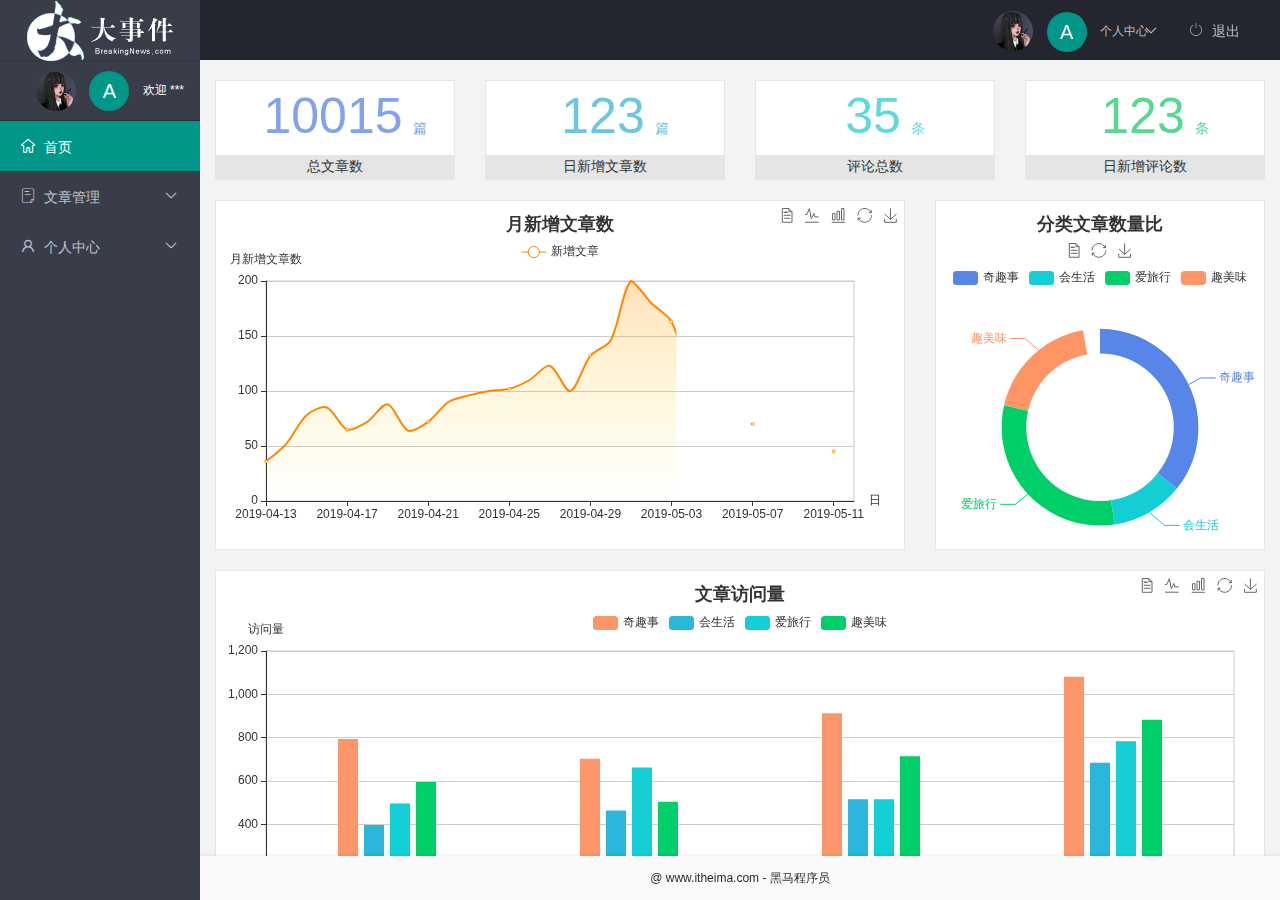
<file: index.html>
<!DOCTYPE html>
<html lang="en">

<head>
    <meta charset="UTF-8">
    <meta name="viewport" content="width=device-width, initial-scale=1.0">
    <title>后台主页</title>
    <!-- 导入layui的样式表 -->
    <link rel="stylesheet" href="./assets/lib/layui/css/layui.css">
    <!-- 导入第三方图标库 -->
    <link rel="stylesheet" href="./assets/fonts/iconfont.css">
    <!-- 导入自己的样式表 -->
    <link rel="stylesheet" href="./assets/css/index.css">
</head>

<body>
    <div class="layui-layout layui-layout-admin">
        <div class="layui-header">
            <div class="layui-logo layui-hide-xs layui-bg-black">
                <img src="./assets/images/logo.png" alt="">
            </div>
            <!-- 头部区域（可配合layui 已有的水平导航） -->
            <ul class="layui-nav layui-layout-right">
                <li class="layui-nav-item">
                    <a href="javascript:;" class="userinfo">
                        <img src="./assets/images/tx.jpeg" class="layui-nav-img">
                        <span class="text-avatar">A</span>
                        个人中心
                    </a>
                    <dl class="layui-nav-child">
                        <dd><a href="./user/user_info.html" target="fm">基本资料</a></dd>
                        <dd><a href="./user/user_avatar.html" target="fm">更换头像</a></dd>
                        <dd><a href="./user/user_pwd.html" target="fm">重置密码</a></dd>
                    </dl>
                </li>
                <li class="layui-nav-item">
                    <a href="javascript:;" id="btnLogout"><span class="iconfont icon-tuichu"></span>退出</a>
                </li>
            </ul>
        </div>

        <div class="layui-side layui-bg-black">
            <div class="layui-side-scroll">
                <div class="userinfo">
                    <img src="./assets/images/tx.jpeg" class="layui-nav-img">
                    <span class="text-avatar">A</span>
                    <span id="welcome">欢迎 ***</span>
                </div>
                <!-- 左侧导航区域（可配合layui已有的垂直导航） -->
                <ul class="layui-nav layui-nav-tree" lay-shrink="all" lay-filter="test">
                    <li class="layui-nav-item layui-this">
                        <a href="./home/dashboard.html" target="fm"><span class="iconfont icon-home"></span>首页</a>
                    </li>
                    <li class="layui-nav-item">
                        <a class="" href="javascript:;"><span class="iconfont icon-16"></span>文章管理</a>
                        <dl class="layui-nav-child">
                            <dd><a href="./article/art_cate.html" target="fm"><i class="layui-icon layui-icon-app"></i>
                                    文章类别</a>
                            </dd>
                            <dd><a href="./article/art_list.html" target="fm"><i
                                        class="layui-icon layui-icon-app"></i>文章列表</a></dd>
                            <dd><a href="./article/art_pub.html" target="fm"><i
                                        class="layui-icon layui-icon-app"></i>发表文章</a></dd>
                        </dl>
                    </li>
                    <li class="layui-nav-item">
                        <a href="javascript:;"><span class="iconfont icon-user"></span>个人中心</a>
                        <dl class="layui-nav-child">
                            <dd><a href="./user/user_info.html" target="fm"><i
                                        class="layui-icon layui-icon-app"></i>基本资料</a></dd>
                            <dd><a href="./user/user_avatar.html" target="fm"><i
                                        class="layui-icon layui-icon-app"></i>更换头像</a></dd>
                            </a></dd>
                            <dd><a href="./user/user_pwd.html" target="fm"><i
                                        class="layui-icon layui-icon-app"></i>重置密码</a></dd>
                        </dl>
                    </li>
                </ul>
            </div>
        </div>

        <div class="layui-body">
            <!-- 内容主体区域 -->
            <iframe name="fm" src="./home/dashboard.html" frameborder="0"></iframe>
        </div>

        <div class="layui-footer">
            <!-- 底部固定区域 -->
            @ www.itheima.com - 黑马程序员
        </div>
    </div>

    <!-- 导入layui的JS文件 -->
    <script src="./assets/lib/layui/layui.js"></script>
    <!-- 导入jQuery -->
    <script src="./assets/lib/jquery.js"></script>
    <!-- 导入自己封装的baseAPI -->
    <script src="./assets/js/baseAPI.js"></script>
    <!-- 导入自己的js文件 -->
    <script src="./assets/js/index.js"></script>
</body>

</html>
</file>
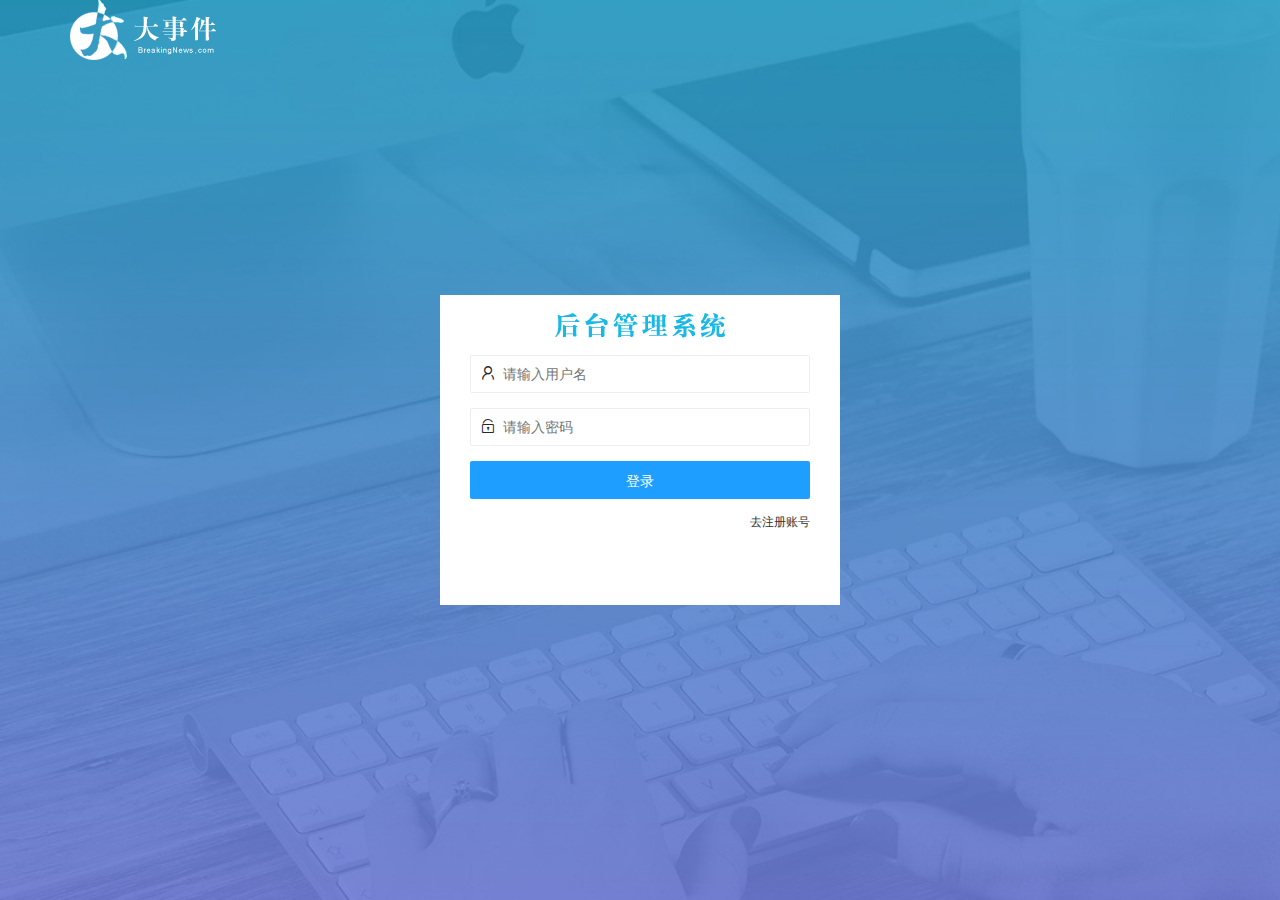
<file: login.html>
<!DOCTYPE html>
<html lang="en">

<head>
    <meta charset="UTF-8">
    <meta name="viewport" content="width=device-width, initial-scale=1.0">
    <title>大事件-登录/注册-2</title>
    <!-- 导入自己的样式表 -->
    <link rel="stylesheet" href="./assets/lib/layui/css/layui.css">
    <!-- 导入layUI的样式 -->
    <link rel="stylesheet" href="./assets/css/login.css">
</head>

<body>
    <!-- 头部的Logo区域 -->
    <div class="layui-main">
        <img src="./assets/images/logo.png" alt="">
    </div>

    <!-- 登录注册区域 -->
    <div class="loginAndRegBox">
        <div class="title-box"></div>
        <!-- 登录的div -->
        <div class="login-box">
            <!-- 登录的表单 -->
            <form class="layui-form" id="form_login">
                <!-- 用户名 -->
                <div class="layui-form-item">
                    <i class="layui-icon layui-icon-username"></i>
                    <input type="text" name="username" required lay-verify="required" placeholder="请输入用户名"
                        autocomplete="off" class="layui-input">
                </div>

                <!-- 密码 -->
                <div class="layui-form-item">
                    <i class="layui-icon layui-icon-password"></i>
                    <input type="password" name="password" required lay-verify="required|pwd" placeholder="请输入密码"
                        autocomplete="off" class="layui-input">
                </div>

                <!-- 登录按钮 -->
                <div class="layui-form-item">
                    <!-- 注意：表单提交按钮和普通按钮的区别，就是lay-submit属性 -->
                    <button class="layui-btn layui-btn-fluid layui-btn-normal" lay-submit>登录</button>
                </div>
                <div class="layui-form-item links">
                    <a href="javascript:;" id="link_reg">去注册账号</a>
                </div>
            </form>
        </div>
        <!-- 注册的div -->
        <div class="reg-box">
            <!-- 注册的表单 -->
            <form class="layui-form" id="form_reg">
                <!-- 用户名 -->
                <div class="layui-form-item">
                    <i class="layui-icon layui-icon-username"></i>
                    <input type="text" name="username" required lay-verify="required" placeholder="请输入用户名"
                        autocomplete="off" class="layui-input">
                </div>

                <!-- 密码 -->
                <div class="layui-form-item">
                    <i class="layui-icon layui-icon-password"></i>
                    <input type="password" name="password" required lay-verify="required|pwd" placeholder="请输入密码"
                        autocomplete="off" class="layui-input">
                </div>

                <!-- 密码确认 -->
                <div class="layui-form-item">
                    <i class="layui-icon layui-icon-password"></i>
                    <input type="password" name=repassword" required lay-verify="required|pwd|repwd"
                        placeholder="再次确认密码" autocomplete="off" class="layui-input">
                </div>

                <!-- 注册按钮 -->
                <div class="layui-form-item">
                    <!-- 注意：表单提交按钮和普通按钮的区别，就是lay-submit属性 -->
                    <button class="layui-btn layui-btn-fluid layui-btn-normal" lay-submit>注册</button>
                </div>
                <div class="layui-form-item links">
                    <a href="javascript:;" id="link_login">去登录</a>
                </div>
            </form>
        </div>
    </div>

    <!-- 导入Layui的js -->
    <script src="./assets/lib/layui/layui.js"></script>
    <!-- 导入jQuery -->
    <script src="./assets/lib/jquery.js"></script>
    <!-- 导入自己封装的baseAPI -->
    <script src="./assets/js/baseAPI.js"></script>
    <!-- 导入自己的JavaScript脚本 -->
    <script src="./assets/js/login.js"></script>
</body>

</html>
</file>
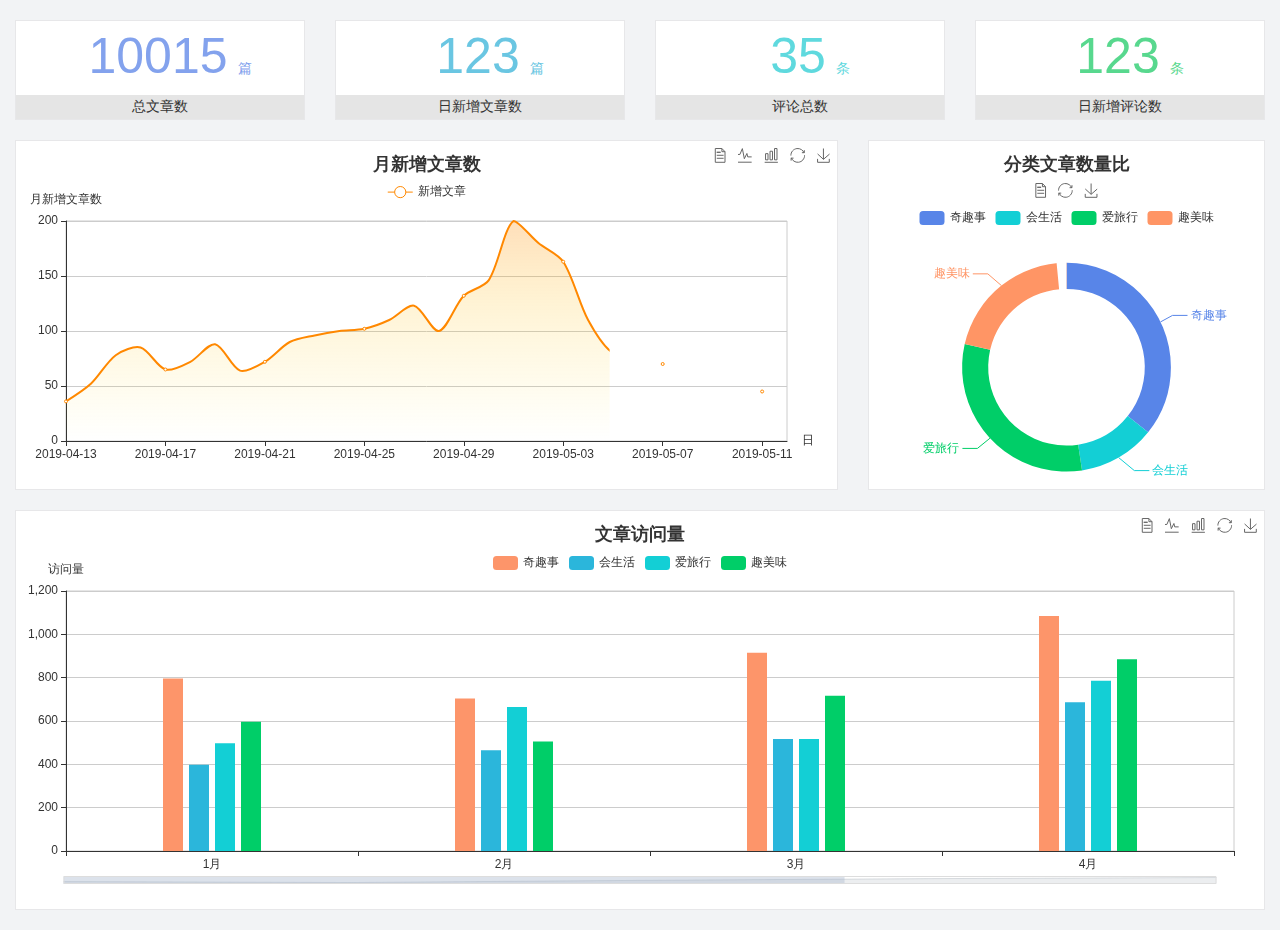
<file: home/dashboard.html>
<!DOCTYPE html>
<html lang="en">

<head>
    <meta charset="UTF-8">
    <meta name="viewport" content="width=device-width, initial-scale=1.0">
    <meta http-equiv="X-UA-Compatible" content="ie=edge">
    <title>图表统计</title>
    <link rel="stylesheet" href="../assets/lib/bootstrap.css" />
    <link rel="stylesheet" href="../assets/lib/main.css" />
    <script src="../assets/lib/jquery.js"></script>
    <script type="text/javascript" src="../assets/lib/echarts.min.js"></script>
</head>

<body>
    <div class="container-fluid">
        <div class="row spannel_list">
            <div class="col-sm-3 col-xs-6">
                <div class="spannel">
                    <em>10015</em><span>篇</span>
                    <b>总文章数</b>
                </div>
            </div>
            <div class="col-sm-3 col-xs-6">
                <div class="spannel scolor01">
                    <em>123</em><span>篇</span>
                    <b>日新增文章数</b>
                </div>
            </div>
            <div class="col-sm-3 col-xs-6">
                <div class="spannel scolor02">
                    <em>35</em><span>条</span>
                    <b>评论总数</b>
                </div>
            </div>
            <div class="col-sm-3 col-xs-6">
                <div class="spannel scolor03">
                    <em>123</em><span>条</span>
                    <b>日新增评论数</b>
                </div>
            </div>
        </div>
    </div>

    <div class="container-fluid">
        <div class="row curve-pie">
            <div class="col-lg-8 col-md-8">
                <div class="gragh_pannel" id="curve_show"></div>
            </div>
            <div class="col-lg-4 col-md-4">
                <div class="gragh_pannel" id="pie_show"></div>
            </div>
        </div>
    </div>

    <div class="container-fluid">
        <div class="column_pannel" id="column_show"></div>
    </div>

    <script>
        var oChart = echarts.init(document.getElementById('curve_show'));
        var aList_all = [
            { 'count': 36, 'date': '2019-04-13' },
            { 'count': 52, 'date': '2019-04-14' },
            { 'count': 78, 'date': '2019-04-15' },
            { 'count': 85, 'date': '2019-04-16' },
            { 'count': 65, 'date': '2019-04-17' },
            { 'count': 72, 'date': '2019-04-18' },
            { 'count': 88, 'date': '2019-04-19' },
            { 'count': 64, 'date': '2019-04-20' },
            { 'count': 72, 'date': '2019-04-21' },
            { 'count': 90, 'date': '2019-04-22' },
            { 'count': 96, 'date': '2019-04-23' },
            { 'count': 100, 'date': '2019-04-24' },
            { 'count': 102, 'date': '2019-04-25' },
            { 'count': 110, 'date': '2019-04-26' },
            { 'count': 123, 'date': '2019-04-27' },
            { 'count': 100, 'date': '2019-04-28' },
            { 'count': 132, 'date': '2019-04-29' },
            { 'count': 146, 'date': '2019-04-30' },
            { 'count': 200, 'date': '2019-05-01' },
            { 'count': 180, 'date': '2019-05-02' },
            { 'count': 163, 'date': '2019-05-03' },
            { 'count': 110, 'date': '2019-05-04' },
            { 'count': 80, 'date': '2019-05-05' },
            { 'count': 82, 'date': '2019-05-06' },
            { 'count': 70, 'date': '2019-05-07' },
            { 'count': 65, 'date': '2019-05-08' },
            { 'count': 54, 'date': '2019-05-09' },
            { 'count': 40, 'date': '2019-05-10' },
            { 'count': 45, 'date': '2019-05-11' },
            { 'count': 38, 'date': '2019-05-12' },
        ];

        let aCount = [];
        let aDate = [];

        for (var i = 0; i < aList_all.length; i++) {
            aCount.push(aList_all[i].count);
            aDate.push(aList_all[i].date);
        }

        var chartopt = {
            title: {
                text: '月新增文章数',
                left: 'center',
                top: '10'
            },
            tooltip: {
                trigger: 'axis'
            },
            legend: {
                data: ['新增文章'],
                top: '40'
            },
            toolbox: {
                show: true,
                feature: {
                    mark: { show: true },
                    dataView: { show: true, readOnly: false },
                    magicType: { show: true, type: ['line', 'bar'] },
                    restore: { show: true },
                    saveAsImage: { show: true }
                }
            },
            calculable: true,
            xAxis: [
                {
                    name: '日',
                    type: 'category',
                    boundaryGap: false,
                    data: aDate
                }
            ],
            yAxis: [
                {
                    name: '月新增文章数',
                    type: 'value'
                }
            ],
            series: [
                {
                    name: '新增文章',
                    type: 'line',
                    smooth: true,
                    itemStyle: { normal: { areaStyle: { type: 'default' }, color: '#f80' }, lineStyle: { color: '#f80' } },
                    data: aCount
                }],
            areaStyle: {
                normal: {
                    color: new echarts.graphic.LinearGradient(0, 0, 0, 1, [{
                        offset: 0,
                        color: 'rgba(255,136,0,0.39)'
                    }, {
                        offset: .34,
                        color: 'rgba(255,180,0,0.25)'
                    }, {
                        offset: 1,
                        color: 'rgba(255,222,0,0.00)'
                    }])

                }
            },
            grid: {
                show: true,
                x: 50,
                x2: 50,
                y: 80,
                height: 220
            }
        };

        oChart.setOption(chartopt);


        var oPie = echarts.init(document.getElementById('pie_show'));
        var oPieopt =
        {
            title: {
                top: 10,
                text: '分类文章数量比',
                x: 'center'
            },
            tooltip: {
                trigger: 'item',
                formatter: "{a} <br/>{b} : {c} ({d}%)"
            },
            color: ['#5885e8', '#13cfd5', '#00ce68', '#ff9565'],
            legend: {
                x: 'center',
                top: 65,
                data: ['奇趣事', '会生活', '爱旅行', '趣美味']
            },
            toolbox: {
                show: true,
                x: 'center',
                top: 35,
                feature: {
                    mark: { show: true },
                    dataView: { show: true, readOnly: false },
                    magicType: {
                        show: true,
                        type: ['pie', 'funnel'],
                        option: {
                            funnel: {
                                x: '25%',
                                width: '50%',
                                funnelAlign: 'left',
                                max: 1548
                            }
                        }
                    },
                    restore: { show: true },
                    saveAsImage: { show: true }
                }
            },
            calculable: true,
            series: [
                {
                    name: '访问来源',
                    type: 'pie',
                    radius: ['45%', '60%'],
                    center: ['50%', '65%'],
                    data: [
                        { value: 300, name: '奇趣事' },
                        { value: 100, name: '会生活' },
                        { value: 260, name: '爱旅行' },
                        { value: 180, name: '趣美味' }
                    ]
                }
            ]
        };
        oPie.setOption(oPieopt);



        var oColumn = this.echarts.init(document.getElementById('column_show'));
        var oColumnopt =
        {
            title: {
                text: '文章访问量',
                left: 'center',
                top: '10'
            },
            tooltip: {
                trigger: 'axis'
            },
            legend: {
                data: ['奇趣事', '会生活', '爱旅行', '趣美味'],
                top: '40'
            },
            toolbox: {
                show: true,
                feature: {
                    mark: { show: true },
                    dataView: { show: true, readOnly: false },
                    magicType: { show: true, type: ['line', 'bar'] },
                    restore: { show: true },
                    saveAsImage: { show: true }
                }
            },
            calculable: true,
            xAxis: [
                {
                    type: 'category',
                    data: ['1月', '2月', '3月', '4月', '5月']
                }
            ],
            yAxis: [
                {
                    name: '访问量',
                    type: 'value'
                }
            ],
            series: [
                {
                    name: '奇趣事',
                    type: 'bar',
                    barWidth: 20,
                    itemStyle: {
                        normal: { areaStyle: { type: 'default' }, color: '#fd956a' }
                    },
                    data: [800, 708, 920, 1090, 1200]
                },
                {
                    name: '会生活',
                    type: 'bar',
                    barWidth: 20,
                    itemStyle: {
                        normal: { areaStyle: { type: 'default' }, color: '#2bb6db' }
                    },
                    data: [400, 468, 520, 690, 800]
                },
                {
                    name: '爱旅行',
                    type: 'bar',
                    barWidth: 20,
                    itemStyle: {
                        normal: { areaStyle: { type: 'default' }, color: '#13cfd5' }
                    },
                    data: [500, 668, 520, 790, 900]
                },
                {
                    name: '趣美味',
                    type: 'bar',
                    barWidth: 20,
                    itemStyle: {
                        normal: { areaStyle: { type: 'default' }, color: '#00ce68' }
                    },
                    data: [600, 508, 720, 890, 1000]
                }
            ],
            grid: {
                show: true,
                x: 50,
                x2: 30,
                y: 80,
                height: 260
            },
            dataZoom: [//给x轴设置滚动条
                {
                    start: 0,//默认为0
                    end: 100 - 1000 / 31,//默认为100
                    type: 'slider',
                    show: true,
                    xAxisIndex: [0],
                    handleSize: 0,//滑动条的 左右2个滑动条的大小
                    height: 8,//组件高度
                    left: 45, //左边的距离
                    right: 50,//右边的距离
                    bottom: 26,//右边的距离
                    handleColor: '#ddd',//h滑动图标的颜色
                    handleStyle: {
                        borderColor: "#cacaca",
                        borderWidth: "1",
                        shadowBlur: 2,
                        background: "#ddd",
                        shadowColor: "#ddd",
                    }
                }]
        };
        oColumn.setOption(oColumnopt);
    </script>
</body>

</html>
</file>
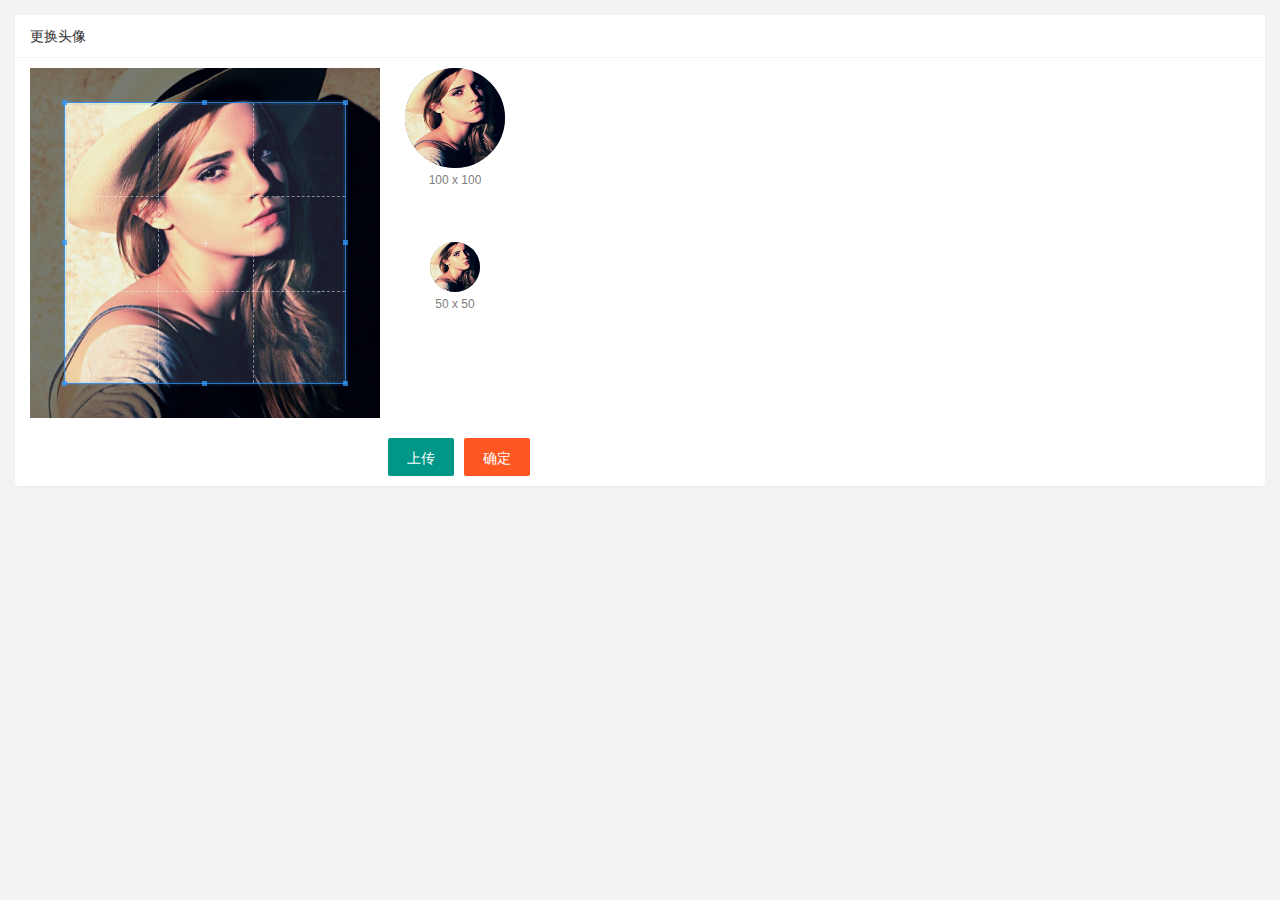
<file: user/user_avatar.html>
<!DOCTYPE html>
<html lang="en">

<head>
    <meta charset="UTF-8">
    <meta name="viewport" content="width=device-width, initial-scale=1.0">
    <title>Document</title>
    <link rel="stylesheet" href="../assets/lib/layui/css/layui.css">
    <link rel="stylesheet" href="../assets/lib/cropper/cropper.css">
    <link rel="stylesheet" href="../assets/css/user/user_avatar.css">
</head>

<body>
    <div class="layui-card">
        <div class="layui-card-header">更换头像</div>
        <div class="layui-card-body">
            <!-- 第一行的图片裁剪和预览区域 -->
            <div class="row1">
                <!-- 图片裁剪区域 -->
                <div class="cropper-box">
                    <!-- 这个 img 标签很重要，将来会把它初始化为裁剪区域 -->
                    <img id="image" src="../assets/images/sample.jpg" />
                </div>
                <!-- 图片的预览区域 -->
                <div class="preview-box">
                    <div>
                        <!-- 宽高为 100px 的预览区域 -->
                        <div class="img-preview w100"></div>
                        <p class="size">100 x 100</p>
                    </div>
                    <div>
                        <!-- 宽高为 50px 的预览区域 -->
                        <div class="img-preview w50"></div>
                        <p class="size">50 x 50</p>
                    </div>
                </div>
            </div>

            <!-- 第二行的按钮区域 -->
            <div class="row2">
                <!-- 通过 accept属性，可以指定，允许用户选择什么类型的文件 -->
                <input type="file" id="file" accept="image/png,image/jpeg" />
                <button type="button" class="layui-btn" id="btnChooseImage">上传</button>
                <button type="button" class="layui-btn layui-btn-danger" id='btnUpload'>确定</button>
            </div>
        </div>
    </div>

    <script src="../assets/lib/layui/layui.js"></script>
    <script src="../assets/lib/jquery.js"></script>
    <script src="../assets/lib/cropper/Cropper.js"></script>
    <script src="../assets/lib/cropper/jquery-cropper.js"></script>
    <script src="../assets/js/baseAPI.js"></script>
    <script src="../assets/js/user/user_avatar.js"></script>
</body>

</html>
</file>
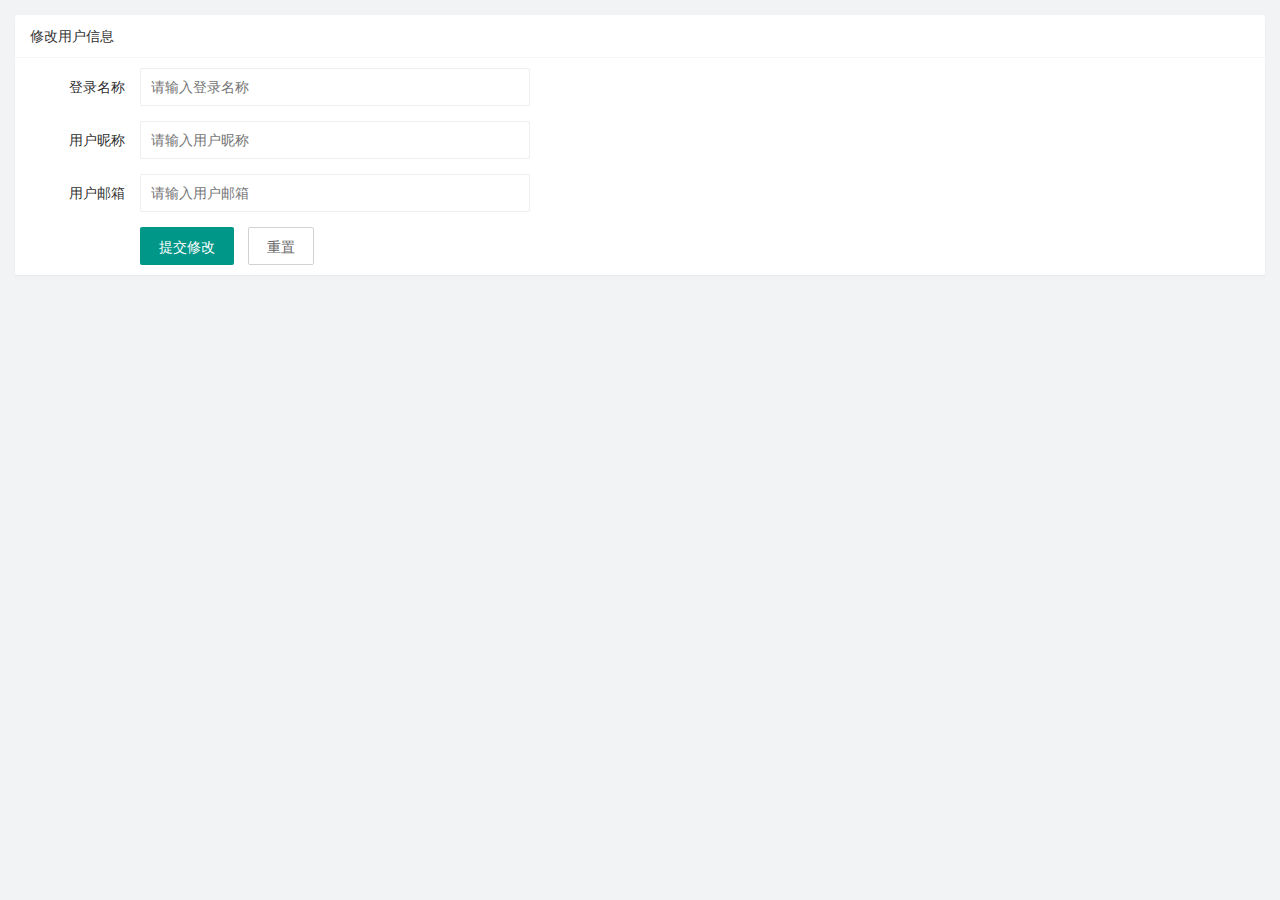
<file: user/user_info.html>
<!DOCTYPE html>
<html lang="en">

<head>
    <meta charset="UTF-8">
    <meta name="viewport" content="width=device-width, initial-scale=1.0">
    <title>Document</title>
    <!-- 导入layui的样式 -->
    <link rel="stylesheet" href="../assets/lib/layui/css/layui.css">
    <!-- 导入自己的样式 -->
    <link rel="stylesheet" href="../assets/css/user/user_info.css">
</head>

<body>
    <div class="layui-card">
        <div class="layui-card-header">修改用户信息</div>
        <div class="layui-card-body">
            <!-- form表单区域 -->
            <form class="layui-form" lay-filter="formUserInfo">
                <!-- 这是隐藏域 -->
                <input type="hidden" name="id" />
                <div class="layui-form-item">
                    <label class="layui-form-label">登录名称</label>
                    <div class="layui-input-block">
                        <input type="text" name="username" required lay-verify="required" placeholder="请输入登录名称"
                            autocomplete="off" class="layui-input" readonly />
                    </div>
                </div>
                <div class="layui-form-item">
                    <label class="layui-form-label">用户昵称</label>
                    <div class="layui-input-block">
                        <input type="text" name="nickname" required lay-verify="required|nickname" placeholder="请输入用户昵称"
                            autocomplete="off" class="layui-input">
                    </div>
                </div>
                <div class="layui-form-item">
                    <label class="layui-form-label">用户邮箱</label>
                    <div class="layui-input-block">
                        <input type="text" name="email" required lay-verify="required|email" placeholder="请输入用户邮箱"
                            autocomplete="off" class="layui-input">
                    </div>
                </div>
                <div class="layui-input-block">
                    <button class="layui-btn" lay-submit lay-filter="formDemo">提交修改</button>
                    <button type="reset" class="layui-btn layui-btn-primary" id="btnReset">重置</button>
                </div>
            </form>
        </div>
    </div>

    <!-- 导入layui的js -->
    <script src="../assets/lib/layui/layui.js"></script>
    <!-- 导入jquery -->
    <script src="../assets/lib/jquery.js"></script>
    <!-- 导入baseAPI -->
    <script src="../assets/js/baseAPI.js"></script>
    <!-- 导入自己的js -->
    <script src="../assets/js/user/user_info.js"></script>
</body>

</html>
</file>
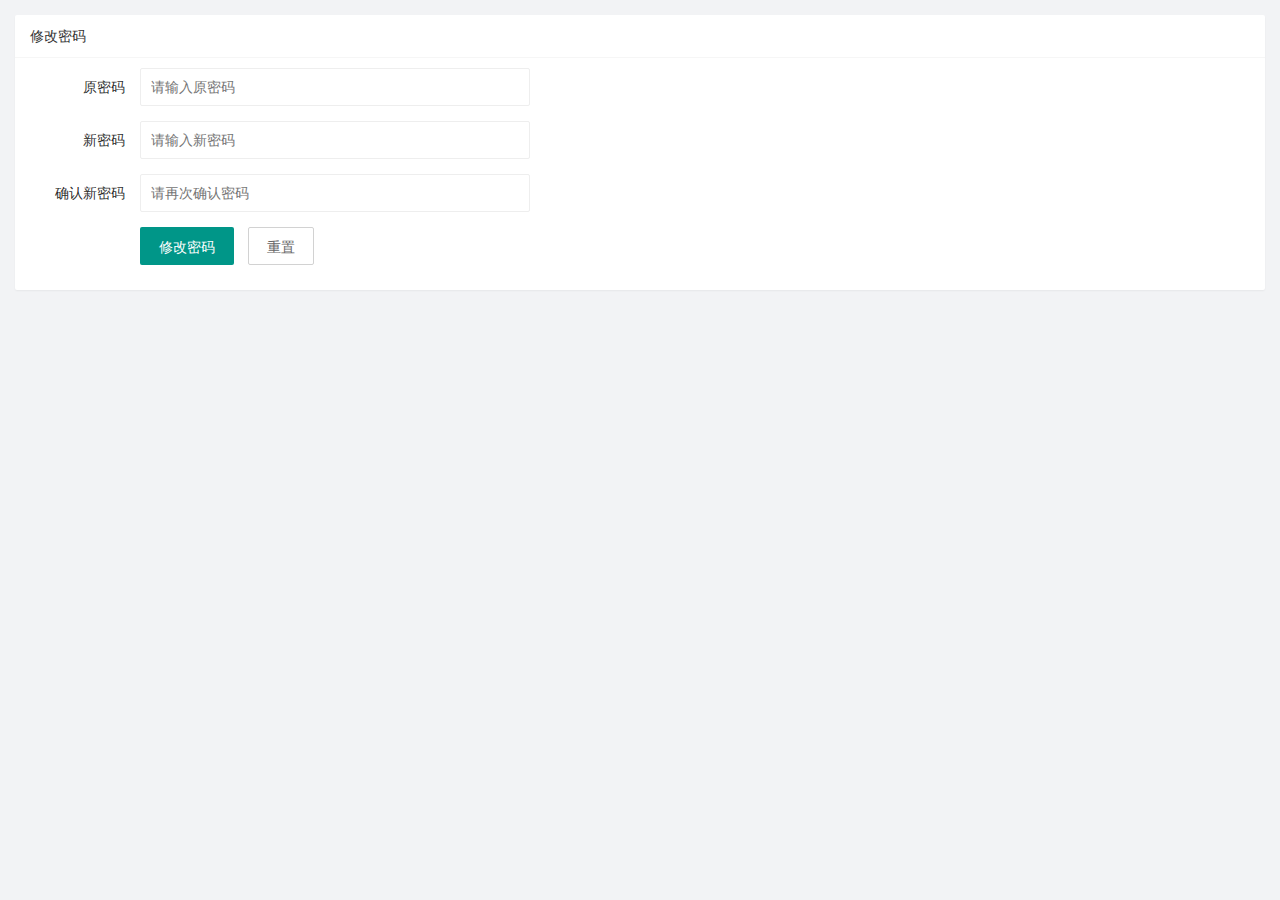
<file: user/user_pwd.html>
<!DOCTYPE html>
<html lang="en">

<head>
    <meta charset="UTF-8">
    <meta name="viewport" content="width=device-width, initial-scale=1.0">
    <title>Document</title>
    <link rel="stylesheet" href="../assets/lib/layui/css/layui.css">
    <link rel="stylesheet" href="../assets/css/user/user_pwd.css">
</head>

<body>
    <!-- 卡片区域 -->
    <div class="layui-card">
        <div class="layui-card-header">修改密码</div>
        <div class="layui-card-body">
            <form class="layui-form">
                <div class="layui-form-item">
                    <label class="layui-form-label">原密码</label>
                    <div class="layui-input-block">
                        <input type="password" name="oldPwd" required lay-verify="required|pwd" placeholder="请输入原密码"
                            autocomplete="off" class="layui-input">
                    </div>
                </div>
                <div class="layui-form-item">
                    <label class="layui-form-label">新密码</label>
                    <div class="layui-input-block">
                        <input type="password" name="newPwd" required lay-verify="required|pwd|samePwd"
                            placeholder="请输入新密码" autocomplete="off" class="layui-input">
                    </div>
                </div>
                <div class="layui-form-item">
                    <label class="layui-form-label">确认新密码</label>
                    <div class="layui-input-block">
                        <input type="password" name="rePwd" required lay-verify="required|pwd|rePwd"
                            placeholder="请再次确认密码" autocomplete="off" class="layui-input">
                    </div>
                </div>
                <div class="layui-form-item">
                    <div class="layui-input-block">
                        <button class="layui-btn" lay-submit lay-filter="formDemo">修改密码</button>
                        <button type="reset" class="layui-btn layui-btn-primary">重置</button>
                    </div>
                </div>
            </form>
        </div>
    </div>

    <!-- 导入layui的js -->
    <script src="../assets/lib/layui/layui.js"></script>
    <!-- 导入jQuery -->
    <script src="../assets/lib/jquery.js"></script>
    <!-- 导入baseAPI -->
    <script src="../assets/js/baseAPI.js"></script>
    <!-- 导入自己的js -->
    <script src="../assets/js/user/user_pwd.js"></script>
</body>

</html>
</file>
<file: assets/lib/layui/css/layui.css>
.layui-inline,img{display:inline-block;vertical-align:middle}h1,h2,h3,h4,h5,h6{font-weight:400}a,body{color:#333}.layui-edge,.layui-header,.layui-inline,.layui-main{position:relative}.layui-edge,hr{height:0;overflow:hidden}.layui-layout-body,.layui-side,.layui-side-scroll{overflow-x:hidden}.layui-edge,.layui-elip,hr{overflow:hidden}.layui-btn,.layui-edge,.layui-inline,img{vertical-align:middle}.layui-btn,.layui-disabled,.layui-icon,.layui-unselect{-moz-user-select:none;-webkit-user-select:none;-ms-user-select:none}blockquote,body,button,dd,div,dl,dt,form,h1,h2,h3,h4,h5,h6,input,li,ol,p,pre,td,textarea,th,ul{margin:0;padding:0;-webkit-tap-highlight-color:rgba(0,0,0,0)}a:active,a:hover{outline:0}img{border:none}li{list-style:none}table{border-collapse:collapse;border-spacing:0}h4,h5,h6{font-size:100%}button,input,optgroup,option,select,textarea{font-family:inherit;font-size:inherit;font-style:inherit;font-weight:inherit;outline:0}pre{white-space:pre-wrap;white-space:-moz-pre-wrap;white-space:-pre-wrap;white-space:-o-pre-wrap;word-wrap:break-word}body{line-height:1.6;color:rgba(0,0,0,.85);font:14px Helvetica Neue,Helvetica,PingFang SC,Tahoma,Arial,sans-serif}hr{line-height:0;margin:10px 0;padding:0;border:none!important;border-bottom:1px solid #eee!important;clear:both;background:0 0}a{text-decoration:none}a:hover{color:#777}a cite{font-style:normal;*cursor:pointer}.layui-border-box,.layui-border-box *{box-sizing:border-box}.layui-box,.layui-box *{box-sizing:content-box}.layui-clear{clear:both;*zoom:1}.layui-clear:after{content:'\20';clear:both;*zoom:1;display:block;height:0}.layui-inline{*display:inline;*zoom:1}.layui-btn,.layui-btn-group,.layui-edge{display:inline-block}.layui-edge{width:0;border-width:6px;border-style:dashed;border-color:transparent}.layui-edge-top{top:-4px;border-bottom-color:#999;border-bottom-style:solid}.layui-edge-right{border-left-color:#999;border-left-style:solid}.layui-edge-bottom{top:2px;border-top-color:#999;border-top-style:solid}.layui-edge-left{border-right-color:#999;border-right-style:solid}.layui-elip{text-overflow:ellipsis;white-space:nowrap}.layui-disabled,.layui-disabled:hover{color:#d2d2d2!important;cursor:not-allowed!important}.layui-circle{border-radius:100%}.layui-show{display:block!important}.layui-hide{display:none!important}.layui-show-v{visibility:visible!important}.layui-hide-v{visibility:hidden!important}@font-face{font-family:layui-icon;src:url(../font/iconfont.eot?v=256);src:url(../font/iconfont.eot?v=256#iefix) format('embedded-opentype'),url(../font/iconfont.woff2?v=256) format('woff2'),url(../font/iconfont.woff?v=256) format('woff'),url(../font/iconfont.ttf?v=256) format('truetype'),url(../font/iconfont.svg?v=256#layui-icon) format('svg')}.layui-icon{font-family:layui-icon!important;font-size:16px;font-style:normal;-webkit-font-smoothing:antialiased;-moz-osx-font-smoothing:grayscale}.layui-icon-reply-fill:before{content:"\e611"}.layui-icon-set-fill:before{content:"\e614"}.layui-icon-menu-fill:before{content:"\e60f"}.layui-icon-search:before{content:"\e615"}.layui-icon-share:before{content:"\e641"}.layui-icon-set-sm:before{content:"\e620"}.layui-icon-engine:before{content:"\e628"}.layui-icon-close:before{content:"\1006"}.layui-icon-close-fill:before{content:"\1007"}.layui-icon-chart-screen:before{content:"\e629"}.layui-icon-star:before{content:"\e600"}.layui-icon-circle-dot:before{content:"\e617"}.layui-icon-chat:before{content:"\e606"}.layui-icon-release:before{content:"\e609"}.layui-icon-list:before{content:"\e60a"}.layui-icon-chart:before{content:"\e62c"}.layui-icon-ok-circle:before{content:"\1005"}.layui-icon-layim-theme:before{content:"\e61b"}.layui-icon-table:before{content:"\e62d"}.layui-icon-right:before{content:"\e602"}.layui-icon-left:before{content:"\e603"}.layui-icon-cart-simple:before{content:"\e698"}.layui-icon-face-cry:before{content:"\e69c"}.layui-icon-face-smile:before{content:"\e6af"}.layui-icon-survey:before{content:"\e6b2"}.layui-icon-tree:before{content:"\e62e"}.layui-icon-ie:before{content:"\e7bb"}.layui-icon-upload-circle:before{content:"\e62f"}.layui-icon-add-circle:before{content:"\e61f"}.layui-icon-download-circle:before{content:"\e601"}.layui-icon-templeate-1:before{content:"\e630"}.layui-icon-util:before{content:"\e631"}.layui-icon-face-surprised:before{content:"\e664"}.layui-icon-edit:before{content:"\e642"}.layui-icon-speaker:before{content:"\e645"}.layui-icon-down:before{content:"\e61a"}.layui-icon-file:before{content:"\e621"}.layui-icon-layouts:before{content:"\e632"}.layui-icon-rate-half:before{content:"\e6c9"}.layui-icon-add-circle-fine:before{content:"\e608"}.layui-icon-prev-circle:before{content:"\e633"}.layui-icon-read:before{content:"\e705"}.layui-icon-404:before{content:"\e61c"}.layui-icon-carousel:before{content:"\e634"}.layui-icon-help:before{content:"\e607"}.layui-icon-code-circle:before{content:"\e635"}.layui-icon-windows:before{content:"\e67f"}.layui-icon-water:before{content:"\e636"}.layui-icon-username:before{content:"\e66f"}.layui-icon-find-fill:before{content:"\e670"}.layui-icon-about:before{content:"\e60b"}.layui-icon-location:before{content:"\e715"}.layui-icon-up:before{content:"\e619"}.layui-icon-pause:before{content:"\e651"}.layui-icon-date:before{content:"\e637"}.layui-icon-layim-uploadfile:before{content:"\e61d"}.layui-icon-delete:before{content:"\e640"}.layui-icon-play:before{content:"\e652"}.layui-icon-top:before{content:"\e604"}.layui-icon-firefox:before{content:"\e686"}.layui-icon-friends:before{content:"\e612"}.layui-icon-refresh-3:before{content:"\e9aa"}.layui-icon-ok:before{content:"\e605"}.layui-icon-layer:before{content:"\e638"}.layui-icon-face-smile-fine:before{content:"\e60c"}.layui-icon-dollar:before{content:"\e659"}.layui-icon-group:before{content:"\e613"}.layui-icon-layim-download:before{content:"\e61e"}.layui-icon-picture-fine:before{content:"\e60d"}.layui-icon-link:before{content:"\e64c"}.layui-icon-diamond:before{content:"\e735"}.layui-icon-log:before{content:"\e60e"}.layui-icon-key:before{content:"\e683"}.layui-icon-rate-solid:before{content:"\e67a"}.layui-icon-fonts-del:before{content:"\e64f"}.layui-icon-unlink:before{content:"\e64d"}.layui-icon-fonts-clear:before{content:"\e639"}.layui-icon-triangle-r:before{content:"\e623"}.layui-icon-circle:before{content:"\e63f"}.layui-icon-radio:before{content:"\e643"}.layui-icon-align-center:before{content:"\e647"}.layui-icon-align-right:before{content:"\e648"}.layui-icon-align-left:before{content:"\e649"}.layui-icon-loading-1:before{content:"\e63e"}.layui-icon-return:before{content:"\e65c"}.layui-icon-fonts-strong:before{content:"\e62b"}.layui-icon-upload:before{content:"\e67c"}.layui-icon-dialogue:before{content:"\e63a"}.layui-icon-video:before{content:"\e6ed"}.layui-icon-headset:before{content:"\e6fc"}.layui-icon-cellphone-fine:before{content:"\e63b"}.layui-icon-add-1:before{content:"\e654"}.layui-icon-face-smile-b:before{content:"\e650"}.layui-icon-fonts-html:before{content:"\e64b"}.layui-icon-screen-full:before{content:"\e622"}.layui-icon-form:before{content:"\e63c"}.layui-icon-cart:before{content:"\e657"}.layui-icon-camera-fill:before{content:"\e65d"}.layui-icon-tabs:before{content:"\e62a"}.layui-icon-heart-fill:before{content:"\e68f"}.layui-icon-fonts-code:before{content:"\e64e"}.layui-icon-ios:before{content:"\e680"}.layui-icon-at:before{content:"\e687"}.layui-icon-fire:before{content:"\e756"}.layui-icon-set:before{content:"\e716"}.layui-icon-fonts-u:before{content:"\e646"}.layui-icon-triangle-d:before{content:"\e625"}.layui-icon-tips:before{content:"\e702"}.layui-icon-picture:before{content:"\e64a"}.layui-icon-more-vertical:before{content:"\e671"}.layui-icon-bluetooth:before{content:"\e689"}.layui-icon-flag:before{content:"\e66c"}.layui-icon-loading:before{content:"\e63d"}.layui-icon-fonts-i:before{content:"\e644"}.layui-icon-refresh-1:before{content:"\e666"}.layui-icon-rmb:before{content:"\e65e"}.layui-icon-addition:before{content:"\e624"}.layui-icon-home:before{content:"\e68e"}.layui-icon-time:before{content:"\e68d"}.layui-icon-user:before{content:"\e770"}.layui-icon-notice:before{content:"\e667"}.layui-icon-chrome:before{content:"\e68a"}.layui-icon-edge:before{content:"\e68b"}.layui-icon-login-weibo:before{content:"\e675"}.layui-icon-voice:before{content:"\e688"}.layui-icon-upload-drag:before{content:"\e681"}.layui-icon-login-qq:before{content:"\e676"}.layui-icon-snowflake:before{content:"\e6b1"}.layui-icon-heart:before{content:"\e68c"}.layui-icon-logout:before{content:"\e682"}.layui-icon-file-b:before{content:"\e655"}.layui-icon-template:before{content:"\e663"}.layui-icon-transfer:before{content:"\e691"}.layui-icon-auz:before{content:"\e672"}.layui-icon-console:before{content:"\e665"}.layui-icon-app:before{content:"\e653"}.layui-icon-prev:before{content:"\e65a"}.layui-icon-website:before{content:"\e7ae"}.layui-icon-next:before{content:"\e65b"}.layui-icon-component:before{content:"\e857"}.layui-icon-android:before{content:"\e684"}.layui-icon-more:before{content:"\e65f"}.layui-icon-login-wechat:before{content:"\e677"}.layui-icon-shrink-right:before{content:"\e668"}.layui-icon-spread-left:before{content:"\e66b"}.layui-icon-camera:before{content:"\e660"}.layui-icon-note:before{content:"\e66e"}.layui-icon-refresh:before{content:"\e669"}.layui-icon-female:before{content:"\e661"}.layui-icon-male:before{content:"\e662"}.layui-icon-screen-restore:before{content:"\e758"}.layui-icon-password:before{content:"\e673"}.layui-icon-senior:before{content:"\e674"}.layui-icon-theme:before{content:"\e66a"}.layui-icon-tread:before{content:"\e6c5"}.layui-icon-praise:before{content:"\e6c6"}.layui-icon-star-fill:before{content:"\e658"}.layui-icon-rate:before{content:"\e67b"}.layui-icon-template-1:before{content:"\e656"}.layui-icon-vercode:before{content:"\e679"}.layui-icon-service:before{content:"\e626"}.layui-icon-cellphone:before{content:"\e678"}.layui-icon-print:before{content:"\e66d"}.layui-icon-cols:before{content:"\e610"}.layui-icon-wifi:before{content:"\e7e0"}.layui-icon-export:before{content:"\e67d"}.layui-icon-rss:before{content:"\e808"}.layui-icon-slider:before{content:"\e714"}.layui-icon-email:before{content:"\e618"}.layui-icon-subtraction:before{content:"\e67e"}.layui-icon-mike:before{content:"\e6dc"}.layui-icon-light:before{content:"\e748"}.layui-icon-gift:before{content:"\e627"}.layui-icon-mute:before{content:"\e685"}.layui-icon-reduce-circle:before{content:"\e616"}.layui-icon-music:before{content:"\e690"}.layui-main{width:1140px;margin:0 auto}.layui-header{z-index:1000;height:60px}.layui-header a:hover{transition:all .5s;-webkit-transition:all .5s}.layui-side{position:fixed;left:0;top:0;bottom:0;z-index:999;width:200px}.layui-side-scroll{position:relative;width:220px;height:100%}.layui-body{position:relative;left:200px;right:0;top:0;bottom:0;z-index:900;width:auto;box-sizing:border-box}.layui-layout-admin .layui-header{position:fixed;top:0;left:0;right:0;background-color:#23262E}.layui-layout-admin .layui-side{top:60px;width:200px;overflow-x:hidden}.layui-layout-admin .layui-body{position:absolute;top:60px;padding-bottom:44px}.layui-layout-admin .layui-main{width:auto;margin:0 15px}.layui-layout-admin .layui-footer{position:fixed;left:200px;right:0;bottom:0;z-index:990;height:44px;line-height:44px;padding:0 15px;box-shadow:-1px 0 4px rgb(0 0 0 / 12%);background-color:#FAFAFA}.layui-layout-admin .layui-logo{position:absolute;left:0;top:0;width:200px;height:100%;line-height:60px;text-align:center;color:#009688;font-size:16px;box-shadow:0 1px 2px 0 rgb(0 0 0 / 15%)}.layui-layout-admin .layui-header .layui-nav{background:0 0}.layui-layout-left{position:absolute!important;left:200px;top:0}.layui-layout-right{position:absolute!important;right:0;top:0}.layui-container{position:relative;margin:0 auto;padding:0 15px;box-sizing:border-box}.layui-fluid{position:relative;margin:0 auto;padding:0 15px}.layui-row:after,.layui-row:before{content:"";display:block;clear:both}.layui-col-lg1,.layui-col-lg10,.layui-col-lg11,.layui-col-lg12,.layui-col-lg2,.layui-col-lg3,.layui-col-lg4,.layui-col-lg5,.layui-col-lg6,.layui-col-lg7,.layui-col-lg8,.layui-col-lg9,.layui-col-md1,.layui-col-md10,.layui-col-md11,.layui-col-md12,.layui-col-md2,.layui-col-md3,.layui-col-md4,.layui-col-md5,.layui-col-md6,.layui-col-md7,.layui-col-md8,.layui-col-md9,.layui-col-sm1,.layui-col-sm10,.layui-col-sm11,.layui-col-sm12,.layui-col-sm2,.layui-col-sm3,.layui-col-sm4,.layui-col-sm5,.layui-col-sm6,.layui-col-sm7,.layui-col-sm8,.layui-col-sm9,.layui-col-xs1,.layui-col-xs10,.layui-col-xs11,.layui-col-xs12,.layui-col-xs2,.layui-col-xs3,.layui-col-xs4,.layui-col-xs5,.layui-col-xs6,.layui-col-xs7,.layui-col-xs8,.layui-col-xs9{position:relative;display:block;box-sizing:border-box}.layui-col-xs1,.layui-col-xs10,.layui-col-xs11,.layui-col-xs12,.layui-col-xs2,.layui-col-xs3,.layui-col-xs4,.layui-col-xs5,.layui-col-xs6,.layui-col-xs7,.layui-col-xs8,.layui-col-xs9{float:left}.layui-col-xs1{width:8.33333333%}.layui-col-xs2{width:16.66666667%}.layui-col-xs3{width:25%}.layui-col-xs4{width:33.33333333%}.layui-col-xs5{width:41.66666667%}.layui-col-xs6{width:50%}.layui-col-xs7{width:58.33333333%}.layui-col-xs8{width:66.66666667%}.layui-col-xs9{width:75%}.layui-col-xs10{width:83.33333333%}.layui-col-xs11{width:91.66666667%}.layui-col-xs12{width:100%}.layui-col-xs-offset1{margin-left:8.33333333%}.layui-col-xs-offset2{margin-left:16.66666667%}.layui-col-xs-offset3{margin-left:25%}.layui-col-xs-offset4{margin-left:33.33333333%}.layui-col-xs-offset5{margin-left:41.66666667%}.layui-col-xs-offset6{margin-left:50%}.layui-col-xs-offset7{margin-left:58.33333333%}.layui-col-xs-offset8{margin-left:66.66666667%}.layui-col-xs-offset9{margin-left:75%}.layui-col-xs-offset10{margin-left:83.33333333%}.layui-col-xs-offset11{margin-left:91.66666667%}.layui-col-xs-offset12{margin-left:100%}@media screen and (max-width:768px){.layui-hide-xs{display:none!important}.layui-show-xs-block{display:block!important}.layui-show-xs-inline{display:inline!important}.layui-show-xs-inline-block{display:inline-block!important}}@media screen and (min-width:768px){.layui-container{width:750px}.layui-hide-sm{display:none!important}.layui-show-sm-block{display:block!important}.layui-show-sm-inline{display:inline!important}.layui-show-sm-inline-block{display:inline-block!important}.layui-col-sm1,.layui-col-sm10,.layui-col-sm11,.layui-col-sm12,.layui-col-sm2,.layui-col-sm3,.layui-col-sm4,.layui-col-sm5,.layui-col-sm6,.layui-col-sm7,.layui-col-sm8,.layui-col-sm9{float:left}.layui-col-sm1{width:8.33333333%}.layui-col-sm2{width:16.66666667%}.layui-col-sm3{width:25%}.layui-col-sm4{width:33.33333333%}.layui-col-sm5{width:41.66666667%}.layui-col-sm6{width:50%}.layui-col-sm7{width:58.33333333%}.layui-col-sm8{width:66.66666667%}.layui-col-sm9{width:75%}.layui-col-sm10{width:83.33333333%}.layui-col-sm11{width:91.66666667%}.layui-col-sm12{width:100%}.layui-col-sm-offset1{margin-left:8.33333333%}.layui-col-sm-offset2{margin-left:16.66666667%}.layui-col-sm-offset3{margin-left:25%}.layui-col-sm-offset4{margin-left:33.33333333%}.layui-col-sm-offset5{margin-left:41.66666667%}.layui-col-sm-offset6{margin-left:50%}.layui-col-sm-offset7{margin-left:58.33333333%}.layui-col-sm-offset8{margin-left:66.66666667%}.layui-col-sm-offset9{margin-left:75%}.layui-col-sm-offset10{margin-left:83.33333333%}.layui-col-sm-offset11{margin-left:91.66666667%}.layui-col-sm-offset12{margin-left:100%}}@media screen and (min-width:992px){.layui-container{width:970px}.layui-hide-md{display:none!important}.layui-show-md-block{display:block!important}.layui-show-md-inline{display:inline!important}.layui-show-md-inline-block{display:inline-block!important}.layui-col-md1,.layui-col-md10,.layui-col-md11,.layui-col-md12,.layui-col-md2,.layui-col-md3,.layui-col-md4,.layui-col-md5,.layui-col-md6,.layui-col-md7,.layui-col-md8,.layui-col-md9{float:left}.layui-col-md1{width:8.33333333%}.layui-col-md2{width:16.66666667%}.layui-col-md3{width:25%}.layui-col-md4{width:33.33333333%}.layui-col-md5{width:41.66666667%}.layui-col-md6{width:50%}.layui-col-md7{width:58.33333333%}.layui-col-md8{width:66.66666667%}.layui-col-md9{width:75%}.layui-col-md10{width:83.33333333%}.layui-col-md11{width:91.66666667%}.layui-col-md12{width:100%}.layui-col-md-offset1{margin-left:8.33333333%}.layui-col-md-offset2{margin-left:16.66666667%}.layui-col-md-offset3{margin-left:25%}.layui-col-md-offset4{margin-left:33.33333333%}.layui-col-md-offset5{margin-left:41.66666667%}.layui-col-md-offset6{margin-left:50%}.layui-col-md-offset7{margin-left:58.33333333%}.layui-col-md-offset8{margin-left:66.66666667%}.layui-col-md-offset9{margin-left:75%}.layui-col-md-offset10{margin-left:83.33333333%}.layui-col-md-offset11{margin-left:91.66666667%}.layui-col-md-offset12{margin-left:100%}}@media screen and (min-width:1200px){.layui-container{width:1170px}.layui-hide-lg{display:none!important}.layui-show-lg-block{display:block!important}.layui-show-lg-inline{display:inline!important}.layui-show-lg-inline-block{display:inline-block!important}.layui-col-lg1,.layui-col-lg10,.layui-col-lg11,.layui-col-lg12,.layui-col-lg2,.layui-col-lg3,.layui-col-lg4,.layui-col-lg5,.layui-col-lg6,.layui-col-lg7,.layui-col-lg8,.layui-col-lg9{float:left}.layui-col-lg1{width:8.33333333%}.layui-col-lg2{width:16.66666667%}.layui-col-lg3{width:25%}.layui-col-lg4{width:33.33333333%}.layui-col-lg5{width:41.66666667%}.layui-col-lg6{width:50%}.layui-col-lg7{width:58.33333333%}.layui-col-lg8{width:66.66666667%}.layui-col-lg9{width:75%}.layui-col-lg10{width:83.33333333%}.layui-col-lg11{width:91.66666667%}.layui-col-lg12{width:100%}.layui-col-lg-offset1{margin-left:8.33333333%}.layui-col-lg-offset2{margin-left:16.66666667%}.layui-col-lg-offset3{margin-left:25%}.layui-col-lg-offset4{margin-left:33.33333333%}.layui-col-lg-offset5{margin-left:41.66666667%}.layui-col-lg-offset6{margin-left:50%}.layui-col-lg-offset7{margin-left:58.33333333%}.layui-col-lg-offset8{margin-left:66.66666667%}.layui-col-lg-offset9{margin-left:75%}.layui-col-lg-offset10{margin-left:83.33333333%}.layui-col-lg-offset11{margin-left:91.66666667%}.layui-col-lg-offset12{margin-left:100%}}.layui-col-space1{margin:-.5px}.layui-col-space1>*{padding:.5px}.layui-col-space2{margin:-1px}.layui-col-space2>*{padding:1px}.layui-col-space4{margin:-2px}.layui-col-space4>*{padding:2px}.layui-col-space5{margin:-2.5px}.layui-col-space5>*{padding:2.5px}.layui-col-space6{margin:-3px}.layui-col-space6>*{padding:3px}.layui-col-space8{margin:-4px}.layui-col-space8>*{padding:4px}.layui-col-space10{margin:-5px}.layui-col-space10>*{padding:5px}.layui-col-space12{margin:-6px}.layui-col-space12>*{padding:6px}.layui-col-space14{margin:-7px}.layui-col-space14>*{padding:7px}.layui-col-space15{margin:-7.5px}.layui-col-space15>*{padding:7.5px}.layui-col-space16{margin:-8px}.layui-col-space16>*{padding:8px}.layui-col-space18{margin:-9px}.layui-col-space18>*{padding:9px}.layui-col-space20{margin:-10px}.layui-col-space20>*{padding:10px}.layui-col-space22{margin:-11px}.layui-col-space22>*{padding:11px}.layui-col-space24{margin:-12px}.layui-col-space24>*{padding:12px}.layui-col-space25{margin:-12.5px}.layui-col-space25>*{padding:12.5px}.layui-col-space26{margin:-13px}.layui-col-space26>*{padding:13px}.layui-col-space28{margin:-14px}.layui-col-space28>*{padding:14px}.layui-col-space30{margin:-15px}.layui-col-space30>*{padding:15px}.layui-btn,.layui-input,.layui-select,.layui-textarea,.layui-upload-button{outline:0;-webkit-appearance:none;transition:all .3s;-webkit-transition:all .3s;box-sizing:border-box}.layui-elem-quote{margin-bottom:10px;padding:15px;line-height:1.6;border-left:5px solid #5FB878;border-radius:0 2px 2px 0;background-color:#FAFAFA}.layui-quote-nm{border-style:solid;border-width:1px 1px 1px 5px;background:0 0}.layui-elem-field{margin-bottom:10px;padding:0;border-width:1px;border-style:solid}.layui-elem-field legend{margin-left:20px;padding:0 10px;font-size:20px;font-weight:300}.layui-field-title{margin:10px 0 20px;border-width:1px 0 0}.layui-field-box{padding:15px}.layui-field-title .layui-field-box{padding:10px 0}.layui-progress{position:relative;height:6px;border-radius:20px;background-color:#eee}.layui-progress-bar{position:absolute;left:0;top:0;width:0;max-width:100%;height:6px;border-radius:20px;text-align:right;background-color:#5FB878;transition:all .3s;-webkit-transition:all .3s}.layui-progress-big,.layui-progress-big .layui-progress-bar{height:18px;line-height:18px}.layui-progress-text{position:relative;top:-20px;line-height:18px;font-size:12px;color:#666}.layui-progress-big .layui-progress-text{position:static;padding:0 10px;color:#fff}.layui-collapse{border-width:1px;border-style:solid;border-radius:2px}.layui-colla-content,.layui-colla-item{border-top-width:1px;border-top-style:solid}.layui-colla-item:first-child{border-top:none}.layui-colla-title{position:relative;height:42px;line-height:42px;padding:0 15px 0 35px;color:#333;background-color:#FAFAFA;cursor:pointer;font-size:14px;overflow:hidden}.layui-colla-content{display:none;padding:10px 15px;line-height:1.6;color:#666}.layui-colla-icon{position:absolute;left:15px;top:0;font-size:14px}.layui-card-body,.layui-card-header,.layui-form-label,.layui-form-mid,.layui-form-select,.layui-input-block,.layui-input-inline,.layui-panel,.layui-textarea{position:relative}.layui-card{margin-bottom:15px;border-radius:2px;background-color:#fff;box-shadow:0 1px 2px 0 rgba(0,0,0,.05)}.layui-form-select dl,.layui-panel{box-shadow:1px 1px 4px rgb(0 0 0 / 8%)}.layui-card:last-child{margin-bottom:0}.layui-card-header{height:42px;line-height:42px;padding:0 15px;border-bottom:1px solid #f6f6f6;color:#333;border-radius:2px 2px 0 0;font-size:14px}.layui-card-body{padding:10px 15px;line-height:24px}.layui-card-body[pad15]{padding:15px}.layui-card-body[pad20]{padding:20px}.layui-card-body .layui-table{margin:5px 0}.layui-card .layui-tab{margin:0}.layui-panel{border-width:1px;border-style:solid;border-radius:2px;background-color:#fff;color:#666}.layui-bg-black,.layui-bg-blue,.layui-bg-cyan,.layui-bg-green,.layui-bg-orange,.layui-bg-red{color:#fff!important}.layui-panel-window{position:relative;padding:15px;border-radius:0;border-top:5px solid #eee;background-color:#fff}.layui-border,.layui-border-black,.layui-border-blue,.layui-border-cyan,.layui-border-green,.layui-border-orange,.layui-border-red{border-width:1px;border-style:solid}.layui-auxiliar-moving{position:fixed;left:0;right:0;top:0;bottom:0;width:100%;height:100%;background:0 0;z-index:9999999999}.layui-bg-red{background-color:#FF5722!important}.layui-bg-orange{background-color:#FFB800!important}.layui-bg-green{background-color:#009688!important}.layui-bg-cyan{background-color:#2F4056!important}.layui-bg-blue{background-color:#1E9FFF!important}.layui-bg-black{background-color:#393D49!important}.layui-bg-gray{background-color:#FAFAFA!important;color:#666!important}.layui-badge-rim,.layui-border,.layui-colla-content,.layui-colla-item,.layui-collapse,.layui-elem-field,.layui-form-pane .layui-form-item[pane],.layui-form-pane .layui-form-label,.layui-input,.layui-layedit,.layui-layedit-tool,.layui-panel,.layui-quote-nm,.layui-select,.layui-tab-bar,.layui-tab-card,.layui-tab-title,.layui-tab-title .layui-this:after,.layui-textarea{border-color:#eee}.layui-border{color:#666!important}.layui-border-red{border-color:#FF5722!important;color:#FF5722!important}.layui-border-orange{border-color:#FFB800!important;color:#FFB800!important}.layui-border-green{border-color:#009688!important;color:#009688!important}.layui-border-cyan{border-color:#2F4056!important;color:#2F4056!important}.layui-border-blue{border-color:#1E9FFF!important;color:#1E9FFF!important}.layui-border-black{border-color:#393D49!important;color:#393D49!important}.layui-timeline-item:before{background-color:#eee}.layui-text{line-height:1.6;font-size:14px;color:#666}.layui-text h1,.layui-text h2,.layui-text h3{font-weight:500;color:#333}.layui-text h1{font-size:30px}.layui-text h2{font-size:24px}.layui-text h3{font-size:18px}.layui-text a:not(.layui-btn){color:#01AAED}.layui-text a:not(.layui-btn):hover{text-decoration:underline}.layui-text ul{padding:5px 0 5px 15px}.layui-text ul li{margin-top:5px;list-style-type:disc}.layui-text em,.layui-word-aux{color:#999!important;padding-left:5px!important;padding-right:5px!important}.layui-text p{margin:10px 0}.layui-text p:first-child{margin-top:0}.layui-font-12{font-size:12px!important}.layui-font-14{font-size:14px!important}.layui-font-16{font-size:16px!important}.layui-font-18{font-size:18px!important}.layui-font-20{font-size:20px!important}.layui-font-red{color:#FF5722!important}.layui-font-orange{color:#FFB800!important}.layui-font-green{color:#009688!important}.layui-font-cyan{color:#2F4056!important}.layui-font-blue{color:#01AAED!important}.layui-font-black{color:#000!important}.layui-font-gray{color:#c2c2c2!important}.layui-btn{height:38px;line-height:38px;border:1px solid transparent;padding:0 18px;background-color:#009688;color:#fff;white-space:nowrap;text-align:center;font-size:14px;border-radius:2px;cursor:pointer}.layui-btn:hover{opacity:.8;filter:alpha(opacity=80);color:#fff}.layui-btn:active{opacity:1;filter:alpha(opacity=100)}.layui-btn+.layui-btn{margin-left:10px}.layui-btn-container{font-size:0}.layui-btn-container .layui-btn{margin-right:10px;margin-bottom:10px}.layui-btn-container .layui-btn+.layui-btn{margin-left:0}.layui-table .layui-btn-container .layui-btn{margin-bottom:9px}.layui-btn-radius{border-radius:100px}.layui-btn .layui-icon{padding:0 2px;vertical-align:middle\9;vertical-align:bottom}.layui-btn-primary{border-color:#d2d2d2;background:0 0;color:#666}.layui-btn-primary:hover{border-color:#009688;color:#333}.layui-btn-normal{background-color:#1E9FFF}.layui-btn-warm{background-color:#FFB800}.layui-btn-danger{background-color:#FF5722}.layui-btn-checked{background-color:#5FB878}.layui-btn-disabled,.layui-btn-disabled:active,.layui-btn-disabled:hover{border-color:#eee!important;background-color:#FBFBFB!important;color:#d2d2d2!important;cursor:not-allowed!important;opacity:1}.layui-btn-lg{height:44px;line-height:44px;padding:0 25px;font-size:16px}.layui-btn-sm{height:30px;line-height:30px;padding:0 10px;font-size:12px}.layui-btn-xs{height:22px;line-height:22px;padding:0 5px;font-size:12px}.layui-btn-xs i{font-size:12px!important}.layui-btn-group{vertical-align:middle;font-size:0}.layui-btn-group .layui-btn{margin-left:0!important;margin-right:0!important;border-left:1px solid rgba(255,255,255,.5);border-radius:0}.layui-btn-group .layui-btn-primary{border-left:none}.layui-btn-group .layui-btn-primary:hover{border-color:#d2d2d2;color:#009688}.layui-btn-group .layui-btn:first-child{border-left:none;border-radius:2px 0 0 2px}.layui-btn-group .layui-btn-primary:first-child{border-left:1px solid #d2d2d2}.layui-btn-group .layui-btn:last-child{border-radius:0 2px 2px 0}.layui-btn-group .layui-btn+.layui-btn{margin-left:0}.layui-btn-group+.layui-btn-group{margin-left:10px}.layui-btn-fluid{width:100%}.layui-input,.layui-select,.layui-textarea{height:38px;line-height:1.3;line-height:38px\9;border-width:1px;border-style:solid;background-color:#fff;color:rgba(0,0,0,.85);border-radius:2px}.layui-input::-webkit-input-placeholder,.layui-select::-webkit-input-placeholder,.layui-textarea::-webkit-input-placeholder{line-height:1.3}.layui-input,.layui-textarea{display:block;width:100%;padding-left:10px}.layui-input:hover,.layui-textarea:hover{border-color:#eee!important}.layui-input:focus,.layui-textarea:focus{border-color:#d2d2d2!important}.layui-textarea{min-height:100px;height:auto;line-height:20px;padding:6px 10px;resize:vertical}.layui-select{padding:0 10px}.layui-form input[type=checkbox],.layui-form input[type=radio],.layui-form select{display:none}.layui-form [lay-ignore]{display:initial}.layui-form-item{margin-bottom:15px;clear:both;*zoom:1}.layui-form-item:after{content:'\20';clear:both;*zoom:1;display:block;height:0}.layui-form-label{float:left;display:block;padding:9px 15px;width:80px;font-weight:400;line-height:20px;text-align:right}.layui-form-label-col{display:block;float:none;padding:9px 0;line-height:20px;text-align:left}.layui-form-item .layui-inline{margin-bottom:5px;margin-right:10px}.layui-input-block{margin-left:110px;min-height:36px}.layui-input-inline{display:inline-block;vertical-align:middle}.layui-form-item .layui-input-inline{float:left;width:190px;margin-right:10px}.layui-form-text .layui-input-inline{width:auto}.layui-form-mid{float:left;display:block;padding:9px 0!important;line-height:20px;margin-right:10px}.layui-form-danger+.layui-form-select .layui-input,.layui-form-danger:focus{border-color:#FF5722!important}.layui-form-select .layui-input{padding-right:30px;cursor:pointer}.layui-form-select .layui-edge{position:absolute;right:10px;top:50%;margin-top:-3px;cursor:pointer;border-width:6px;border-top-color:#c2c2c2;border-top-style:solid;transition:all .3s;-webkit-transition:all .3s}.layui-form-select dl{display:none;position:absolute;left:0;top:42px;padding:5px 0;z-index:899;min-width:100%;border:1px solid #eee;max-height:300px;overflow-y:auto;background-color:#fff;border-radius:2px;box-sizing:border-box}.layui-form-select dl dd,.layui-form-select dl dt{padding:0 10px;line-height:36px;white-space:nowrap;overflow:hidden;text-overflow:ellipsis}.layui-form-select dl dt{font-size:12px;color:#999}.layui-form-select dl dd{cursor:pointer}.layui-form-select dl dd:hover{background-color:#F6F6F6;-webkit-transition:.5s all;transition:.5s all}.layui-form-select .layui-select-group dd{padding-left:20px}.layui-form-select dl dd.layui-select-tips{padding-left:10px!important;color:#999}.layui-form-select dl dd.layui-this{background-color:#5FB878;color:#fff}.layui-form-checkbox,.layui-form-select dl dd.layui-disabled{background-color:#fff}.layui-form-selected dl{display:block}.layui-form-checkbox,.layui-form-checkbox *,.layui-form-switch{display:inline-block;vertical-align:middle}.layui-form-selected .layui-edge{margin-top:-9px;-webkit-transform:rotate(180deg);transform:rotate(180deg);margin-top:-3px\9}:root .layui-form-selected .layui-edge{margin-top:-9px\0/IE9}.layui-form-selectup dl{top:auto;bottom:42px}.layui-select-none{margin:5px 0;text-align:center;color:#999}.layui-select-disabled .layui-disabled{border-color:#eee!important}.layui-select-disabled .layui-edge{border-top-color:#d2d2d2}.layui-form-checkbox{position:relative;height:30px;line-height:30px;margin-right:10px;padding-right:30px;cursor:pointer;font-size:0;-webkit-transition:.1s linear;transition:.1s linear;box-sizing:border-box}.layui-form-checkbox span{padding:0 10px;height:100%;font-size:14px;border-radius:2px 0 0 2px;background-color:#d2d2d2;color:#fff;overflow:hidden;white-space:nowrap;text-overflow:ellipsis}.layui-form-checkbox:hover span{background-color:#c2c2c2}.layui-form-checkbox i{position:absolute;right:0;top:0;width:30px;height:28px;border:1px solid #d2d2d2;border-left:none;border-radius:0 2px 2px 0;color:#fff;font-size:20px;text-align:center}.layui-form-checkbox:hover i{border-color:#c2c2c2;color:#c2c2c2}.layui-form-checked,.layui-form-checked:hover{border-color:#5FB878}.layui-form-checked span,.layui-form-checked:hover span{background-color:#5FB878}.layui-form-checked i,.layui-form-checked:hover i{color:#5FB878}.layui-form-item .layui-form-checkbox{margin-top:4px}.layui-form-checkbox[lay-skin=primary]{height:auto!important;line-height:normal!important;min-width:18px;min-height:18px;border:none!important;margin-right:0;padding-left:28px;padding-right:0;background:0 0}.layui-form-checkbox[lay-skin=primary] span{padding-left:0;padding-right:15px;line-height:18px;background:0 0;color:#666}.layui-form-checkbox[lay-skin=primary] i{right:auto;left:0;width:16px;height:16px;line-height:16px;border:1px solid #d2d2d2;font-size:12px;border-radius:2px;background-color:#fff;-webkit-transition:.1s linear;transition:.1s linear}.layui-form-checkbox[lay-skin=primary]:hover i{border-color:#5FB878;color:#fff}.layui-form-checked[lay-skin=primary] i{border-color:#5FB878!important;background-color:#5FB878;color:#fff}.layui-checkbox-disabled[lay-skin=primary] span{background:0 0!important;color:#c2c2c2!important}.layui-checkbox-disabled[lay-skin=primary]:hover i{border-color:#d2d2d2}.layui-form-item .layui-form-checkbox[lay-skin=primary]{margin-top:10px}.layui-form-switch{position:relative;height:22px;line-height:22px;min-width:35px;padding:0 5px;margin-top:8px;border:1px solid #d2d2d2;border-radius:20px;cursor:pointer;background-color:#fff;-webkit-transition:.1s linear;transition:.1s linear}.layui-form-switch i{position:absolute;left:5px;top:3px;width:16px;height:16px;border-radius:20px;background-color:#d2d2d2;-webkit-transition:.1s linear;transition:.1s linear}.layui-form-switch em{position:relative;top:0;width:25px;margin-left:21px;padding:0!important;text-align:center!important;color:#999!important;font-style:normal!important;font-size:12px}.layui-form-onswitch{border-color:#5FB878;background-color:#5FB878}.layui-checkbox-disabled,.layui-checkbox-disabled i{border-color:#eee!important}.layui-form-onswitch i{left:100%;margin-left:-21px;background-color:#fff}.layui-form-onswitch em{margin-left:5px;margin-right:21px;color:#fff!important}.layui-checkbox-disabled span{background-color:#eee!important}.layui-checkbox-disabled em{color:#d2d2d2!important}.layui-checkbox-disabled:hover i{color:#fff!important}[lay-radio]{display:none}.layui-form-radio,.layui-form-radio *{display:inline-block;vertical-align:middle}.layui-form-radio{line-height:28px;margin:6px 10px 0 0;padding-right:10px;cursor:pointer;font-size:0}.layui-form-radio *{font-size:14px}.layui-form-radio>i{margin-right:8px;font-size:22px;color:#c2c2c2}.layui-form-radio:hover *,.layui-form-radioed,.layui-form-radioed>i{color:#5FB878}.layui-radio-disabled>i{color:#eee!important}.layui-radio-disabled *{color:#c2c2c2!important}.layui-form-pane .layui-form-label{width:110px;padding:8px 15px;height:38px;line-height:20px;border-width:1px;border-style:solid;border-radius:2px 0 0 2px;text-align:center;background-color:#FAFAFA;overflow:hidden;white-space:nowrap;text-overflow:ellipsis;box-sizing:border-box}.layui-form-pane .layui-input-inline{margin-left:-1px}.layui-form-pane .layui-input-block{margin-left:110px;left:-1px}.layui-form-pane .layui-input{border-radius:0 2px 2px 0}.layui-form-pane .layui-form-text .layui-form-label{float:none;width:100%;border-radius:2px;box-sizing:border-box;text-align:left}.layui-form-pane .layui-form-text .layui-input-inline{display:block;margin:0;top:-1px;clear:both}.layui-form-pane .layui-form-text .layui-input-block{margin:0;left:0;top:-1px}.layui-form-pane .layui-form-text .layui-textarea{min-height:100px;border-radius:0 0 2px 2px}.layui-form-pane .layui-form-checkbox{margin:4px 0 4px 10px}.layui-form-pane .layui-form-radio,.layui-form-pane .layui-form-switch{margin-top:6px;margin-left:10px}.layui-form-pane .layui-form-item[pane]{position:relative;border-width:1px;border-style:solid}.layui-form-pane .layui-form-item[pane] .layui-form-label{position:absolute;left:0;top:0;height:100%;border-width:0 1px 0 0}.layui-form-pane .layui-form-item[pane] .layui-input-inline{margin-left:110px}@media screen and (max-width:450px){.layui-form-item .layui-form-label{text-overflow:ellipsis;overflow:hidden;white-space:nowrap}.layui-form-item .layui-inline{display:block;margin-right:0;margin-bottom:20px;clear:both}.layui-form-item .layui-inline:after{content:'\20';clear:both;display:block;height:0}.layui-form-item .layui-input-inline{display:block;float:none;left:-3px;width:auto!important;margin:0 0 10px 112px}.layui-form-item .layui-input-inline+.layui-form-mid{margin-left:110px;top:-5px;padding:0}.layui-form-item .layui-form-checkbox{margin-right:5px;margin-bottom:5px}}.layui-layedit{border-width:1px;border-style:solid;border-radius:2px}.layui-layedit-tool{padding:3px 5px;border-bottom-width:1px;border-bottom-style:solid;font-size:0}.layedit-tool-fixed{position:fixed;top:0;border-top:1px solid #eee}.layui-layedit-tool .layedit-tool-mid,.layui-layedit-tool .layui-icon{display:inline-block;vertical-align:middle;text-align:center;font-size:14px}.layui-layedit-tool .layui-icon{position:relative;width:32px;height:30px;line-height:30px;margin:3px 5px;color:#777;cursor:pointer;border-radius:2px}.layui-layedit-tool .layui-icon:hover{color:#393D49}.layui-layedit-tool .layui-icon:active{color:#000}.layui-layedit-tool .layedit-tool-active{background-color:#eee;color:#000}.layui-layedit-tool .layui-disabled,.layui-layedit-tool .layui-disabled:hover{color:#d2d2d2;cursor:not-allowed}.layui-layedit-tool .layedit-tool-mid{width:1px;height:18px;margin:0 10px;background-color:#d2d2d2}.layedit-tool-html{width:50px!important;font-size:30px!important}.layedit-tool-b,.layedit-tool-code,.layedit-tool-help{font-size:16px!important}.layedit-tool-d,.layedit-tool-face,.layedit-tool-image,.layedit-tool-unlink{font-size:18px!important}.layedit-tool-image input{position:absolute;font-size:0;left:0;top:0;width:100%;height:100%;opacity:.01;filter:Alpha(opacity=1);cursor:pointer}.layui-layedit-iframe iframe{display:block;width:100%}#LAY_layedit_code{overflow:hidden}.layui-laypage{display:inline-block;*display:inline;*zoom:1;vertical-align:middle;margin:10px 0;font-size:0}.layui-laypage>a:first-child,.layui-laypage>a:first-child em{border-radius:2px 0 0 2px}.layui-laypage>a:last-child,.layui-laypage>a:last-child em{border-radius:0 2px 2px 0}.layui-laypage>:first-child{margin-left:0!important}.layui-laypage>:last-child{margin-right:0!important}.layui-laypage a,.layui-laypage button,.layui-laypage input,.layui-laypage select,.layui-laypage span{border:1px solid #eee}.layui-laypage a,.layui-laypage span{display:inline-block;*display:inline;*zoom:1;vertical-align:middle;padding:0 15px;height:28px;line-height:28px;margin:0 -1px 5px 0;background-color:#fff;color:#333;font-size:12px}.layui-flow-more a *,.layui-laypage input,.layui-table-view select[lay-ignore]{display:inline-block}.layui-laypage a:hover{color:#009688}.layui-laypage em{font-style:normal}.layui-laypage .layui-laypage-spr{color:#999;font-weight:700}.layui-laypage a{text-decoration:none}.layui-laypage .layui-laypage-curr{position:relative}.layui-laypage .layui-laypage-curr em{position:relative;color:#fff}.layui-laypage .layui-laypage-curr .layui-laypage-em{position:absolute;left:-1px;top:-1px;padding:1px;width:100%;height:100%;background-color:#009688}.layui-laypage-em{border-radius:2px}.layui-laypage-next em,.layui-laypage-prev em{font-family:Sim sun;font-size:16px}.layui-laypage .layui-laypage-count,.layui-laypage .layui-laypage-limits,.layui-laypage .layui-laypage-refresh,.layui-laypage .layui-laypage-skip{margin-left:10px;margin-right:10px;padding:0;border:none}.layui-laypage .layui-laypage-limits,.layui-laypage .layui-laypage-refresh{vertical-align:top}.layui-laypage .layui-laypage-refresh i{font-size:18px;cursor:pointer}.layui-laypage select{height:22px;padding:3px;border-radius:2px;cursor:pointer}.layui-laypage .layui-laypage-skip{height:30px;line-height:30px;color:#999}.layui-laypage button,.layui-laypage input{height:30px;line-height:30px;border-radius:2px;vertical-align:top;background-color:#fff;box-sizing:border-box}.layui-laypage input{width:40px;margin:0 10px;padding:0 3px;text-align:center}.layui-laypage input:focus,.layui-laypage select:focus{border-color:#009688!important}.layui-laypage button{margin-left:10px;padding:0 10px;cursor:pointer}.layui-table,.layui-table-view{margin:10px 0}.layui-flow-more{margin:10px 0;text-align:center;color:#999;font-size:14px}.layui-flow-more a{height:32px;line-height:32px}.layui-flow-more a *{vertical-align:top}.layui-flow-more a cite{padding:0 20px;border-radius:3px;background-color:#eee;color:#333;font-style:normal}.layui-flow-more a cite:hover{opacity:.8}.layui-flow-more a i{font-size:30px;color:#737383}.layui-table{width:100%;background-color:#fff;color:#666}.layui-table tr{transition:all .3s;-webkit-transition:all .3s}.layui-table th{text-align:left;font-weight:400}.layui-table tbody tr:hover,.layui-table thead tr,.layui-table-click,.layui-table-header,.layui-table-hover,.layui-table-mend,.layui-table-patch,.layui-table-tool,.layui-table-total,.layui-table-total tr,.layui-table[lay-even] tr:nth-child(even){background-color:#FAFAFA}.layui-table td,.layui-table th,.layui-table-col-set,.layui-table-fixed-r,.layui-table-grid-down,.layui-table-header,.layui-table-page,.layui-table-tips-main,.layui-table-tool,.layui-table-total,.layui-table-view,.layui-table[lay-skin=line],.layui-table[lay-skin=row]{border-width:1px;border-style:solid;border-color:#eee}.layui-table td,.layui-table th{position:relative;padding:9px 15px;min-height:20px;line-height:20px;font-size:14px}.layui-table[lay-skin=line] td,.layui-table[lay-skin=line] th{border-width:0 0 1px}.layui-table[lay-skin=row] td,.layui-table[lay-skin=row] th{border-width:0 1px 0 0}.layui-table[lay-skin=nob] td,.layui-table[lay-skin=nob] th{border:none}.layui-table img{max-width:100px}.layui-table[lay-size=lg] td,.layui-table[lay-size=lg] th{padding:15px 30px}.layui-table-view .layui-table[lay-size=lg] .layui-table-cell{height:40px;line-height:40px}.layui-table[lay-size=sm] td,.layui-table[lay-size=sm] th{font-size:12px;padding:5px 10px}.layui-table-view .layui-table[lay-size=sm] .layui-table-cell{height:20px;line-height:20px}.layui-table[lay-data]{display:none}.layui-table-box{position:relative;overflow:hidden}.layui-table-view .layui-table{position:relative;width:auto;margin:0}.layui-table-view .layui-table[lay-skin=line]{border-width:0 1px 0 0}.layui-table-view .layui-table[lay-skin=row]{border-width:0 0 1px}.layui-table-view .layui-table td,.layui-table-view .layui-table th{padding:5px 0;border-top:none;border-left:none}.layui-table-view .layui-table th.layui-unselect .layui-table-cell span{cursor:pointer}.layui-table-view .layui-table td{cursor:default}.layui-table-view .layui-table td[data-edit=text]{cursor:text}.layui-table-view .layui-form-checkbox[lay-skin=primary] i{width:18px;height:18px}.layui-table-view .layui-form-radio{line-height:0;padding:0}.layui-table-view .layui-form-radio>i{margin:0;font-size:20px}.layui-table-init{position:absolute;left:0;top:0;width:100%;height:100%;text-align:center;z-index:110}.layui-table-init .layui-icon{position:absolute;left:50%;top:50%;margin:-15px 0 0 -15px;font-size:30px;color:#c2c2c2}.layui-table-header{border-width:0 0 1px;overflow:hidden}.layui-table-header .layui-table{margin-bottom:-1px}.layui-table-tool .layui-inline[lay-event]{position:relative;width:26px;height:26px;padding:5px;line-height:16px;margin-right:10px;text-align:center;color:#333;border:1px solid #ccc;cursor:pointer;-webkit-transition:.5s all;transition:.5s all}.layui-table-tool .layui-inline[lay-event]:hover{border:1px solid #999}.layui-table-tool-temp{padding-right:120px}.layui-table-tool-self{position:absolute;right:17px;top:10px}.layui-table-tool .layui-table-tool-self .layui-inline[lay-event]{margin:0 0 0 10px}.layui-table-tool-panel{position:absolute;top:29px;left:-1px;padding:5px 0;min-width:150px;min-height:40px;border:1px solid #d2d2d2;text-align:left;overflow-y:auto;background-color:#fff;box-shadow:0 2px 4px rgba(0,0,0,.12)}.layui-table-cell,.layui-table-tool-panel li{overflow:hidden;text-overflow:ellipsis;white-space:nowrap}.layui-table-tool-panel li{padding:0 10px;line-height:30px;-webkit-transition:.5s all;transition:.5s all}.layui-menu li,.layui-menu-body-title a:hover,.layui-menu-body-title>.layui-icon:hover{transition:all .3s}.layui-table-tool-panel li .layui-form-checkbox[lay-skin=primary]{width:100%;padding-left:28px}.layui-table-tool-panel li:hover{background-color:#F6F6F6}.layui-table-tool-panel li .layui-form-checkbox[lay-skin=primary] i{position:absolute;left:0;top:0}.layui-table-tool-panel li .layui-form-checkbox[lay-skin=primary] span{padding:0}.layui-table-tool .layui-table-tool-self .layui-table-tool-panel{left:auto;right:-1px}.layui-table-col-set{position:absolute;right:0;top:0;width:20px;height:100%;border-width:0 0 0 1px;background-color:#fff}.layui-table-sort{width:10px;height:20px;margin-left:5px;cursor:pointer!important}.layui-table-sort .layui-edge{position:absolute;left:5px;border-width:5px}.layui-table-sort .layui-table-sort-asc{top:3px;border-top:none;border-bottom-style:solid;border-bottom-color:#b2b2b2}.layui-table-sort .layui-table-sort-asc:hover{border-bottom-color:#666}.layui-table-sort .layui-table-sort-desc{bottom:5px;border-bottom:none;border-top-style:solid;border-top-color:#b2b2b2}.layui-table-sort .layui-table-sort-desc:hover{border-top-color:#666}.layui-table-sort[lay-sort=asc] .layui-table-sort-asc{border-bottom-color:#000}.layui-table-sort[lay-sort=desc] .layui-table-sort-desc{border-top-color:#000}.layui-table-cell{height:28px;line-height:28px;padding:0 15px;position:relative;box-sizing:border-box}.layui-table-cell .layui-form-checkbox[lay-skin=primary]{top:-1px;padding:0}.layui-table-cell .layui-table-link{color:#01AAED}.laytable-cell-checkbox,.laytable-cell-numbers,.laytable-cell-radio,.laytable-cell-space{padding:0;text-align:center}.layui-table-body{position:relative;overflow:auto;margin-right:-1px;margin-bottom:-1px}.layui-table-body .layui-none{line-height:26px;padding:30px 15px;text-align:center;color:#999}.layui-table-fixed{position:absolute;left:0;top:0;z-index:101}.layui-table-fixed .layui-table-body{overflow:hidden}.layui-table-fixed-l{box-shadow:1px 0 8px rgba(0,0,0,.08)}.layui-table-fixed-r{left:auto;right:-1px;border-width:0 0 0 1px;box-shadow:-1px 0 8px rgba(0,0,0,.08)}.layui-table-fixed-r .layui-table-header{position:relative;overflow:visible}.layui-table-mend{position:absolute;right:-49px;top:0;height:100%;width:50px}.layui-table-tool{position:relative;z-index:890;width:100%;min-height:50px;line-height:30px;padding:10px 15px;border-width:0 0 1px}.layui-table-tool .layui-btn-container{margin-bottom:-10px}.layui-table-page,.layui-table-total{border-width:1px 0 0;margin-bottom:-1px;overflow:hidden}.layui-table-page{position:relative;width:100%;padding:7px 7px 0;height:41px;font-size:12px;white-space:nowrap}.layui-table-page>div{height:26px}.layui-table-page .layui-laypage{margin:0}.layui-table-page .layui-laypage a,.layui-table-page .layui-laypage span{height:26px;line-height:26px;margin-bottom:10px;border:none;background:0 0}.layui-table-page .layui-laypage a,.layui-table-page .layui-laypage span.layui-laypage-curr{padding:0 12px}.layui-table-page .layui-laypage span{margin-left:0;padding:0}.layui-table-page .layui-laypage .layui-laypage-prev{margin-left:-7px!important}.layui-table-page .layui-laypage .layui-laypage-curr .layui-laypage-em{left:0;top:0;padding:0}.layui-table-page .layui-laypage button,.layui-table-page .layui-laypage input{height:26px;line-height:26px}.layui-table-page .layui-laypage input{width:40px}.layui-table-page .layui-laypage button{padding:0 10px}.layui-table-page select{height:18px}.layui-table-patch .layui-table-cell{padding:0;width:30px}.layui-table-edit{position:absolute;left:0;top:0;width:100%;height:100%;padding:0 14px 1px;border-radius:0;box-shadow:1px 1px 20px rgba(0,0,0,.15)}.layui-table-edit:focus{border-color:#5FB878!important}select.layui-table-edit{padding:0 0 0 10px;border-color:#d2d2d2}.layui-table-view .layui-form-checkbox,.layui-table-view .layui-form-radio,.layui-table-view .layui-form-switch{top:0;margin:0;box-sizing:content-box}.layui-colorpicker-alpha-slider,.layui-colorpicker-side-slider,.layui-menu,.layui-menu *,.layui-nav{box-sizing:border-box}.layui-table-view .layui-form-checkbox{top:-1px;height:26px;line-height:26px}.layui-table-view .layui-form-checkbox i{height:26px}.layui-table-grid .layui-table-cell{overflow:visible}.layui-table-grid-down{position:absolute;top:0;right:0;width:26px;height:100%;padding:5px 0;border-width:0 0 0 1px;text-align:center;background-color:#fff;color:#999;cursor:pointer}.layui-table-grid-down .layui-icon{position:absolute;top:50%;left:50%;margin:-8px 0 0 -8px}.layui-table-grid-down:hover{background-color:#fbfbfb}body .layui-table-tips .layui-layer-content{background:0 0;padding:0;box-shadow:0 1px 6px rgba(0,0,0,.12)}.layui-table-tips-main{margin:-44px 0 0 -1px;max-height:150px;padding:8px 15px;font-size:14px;overflow-y:scroll;background-color:#fff;color:#666}.layui-table-tips-c{position:absolute;right:-3px;top:-13px;width:20px;height:20px;padding:3px;cursor:pointer;background-color:#666;border-radius:50%;color:#fff}.layui-table-tips-c:hover{background-color:#777}.layui-table-tips-c:before{position:relative;right:-2px}.layui-upload-file{display:none!important;opacity:.01;filter:Alpha(opacity=1)}.layui-upload-drag,.layui-upload-form,.layui-upload-wrap{display:inline-block}.layui-upload-list{margin:10px 0}.layui-upload-choose{max-width:200px;padding:0 10px;color:#999;font-size:14px;text-overflow:ellipsis;overflow:hidden;white-space:nowrap}.layui-upload-drag{position:relative;padding:30px;border:1px dashed #e2e2e2;background-color:#fff;text-align:center;cursor:pointer;color:#999}.layui-upload-drag .layui-icon{font-size:50px;color:#009688}.layui-upload-drag[lay-over]{border-color:#009688}.layui-upload-iframe{position:absolute;width:0;height:0;border:0;visibility:hidden}.layui-upload-wrap{position:relative;vertical-align:middle}.layui-upload-wrap .layui-upload-file{display:block!important;position:absolute;left:0;top:0;z-index:10;font-size:100px;width:100%;height:100%;opacity:.01;filter:Alpha(opacity=1);cursor:pointer}.layui-btn-container .layui-upload-choose{padding-left:0}.layui-menu{position:relative;margin:5px 0;background-color:#fff}.layui-menu li,.layui-menu-body-title a{padding:5px 15px}.layui-menu li{position:relative;margin:1px 0;width:calc(100% + 1px);line-height:26px;color:rgba(0,0,0,.8);font-size:14px;white-space:nowrap;cursor:pointer}.layui-menu li:hover{background-color:#F6F6F6}.layui-menu-item-parent:hover>.layui-menu-body-panel{display:block;animation-name:layui-fadein;animation-duration:.3s;animation-fill-mode:both;animation-delay:.2s}.layui-menu-item-group .layui-menu-body-title,.layui-menu-item-parent .layui-menu-body-title{padding-right:25px}.layui-menu .layui-menu-item-divider:hover,.layui-menu .layui-menu-item-group:hover,.layui-menu .layui-menu-item-none:hover{background:0 0;cursor:default}.layui-menu .layui-menu-item-group>ul{margin:5px 0 -5px}.layui-menu .layui-menu-item-group>.layui-menu-body-title{color:rgba(0,0,0,.35);user-select:none}.layui-menu .layui-menu-item-none{color:rgba(0,0,0,.35);cursor:default;text-align:center}.layui-menu .layui-menu-item-divider{margin:5px 0;padding:0;height:0;line-height:0;border-bottom:1px solid #eee;overflow:hidden}.layui-menu .layui-menu-item-down:hover,.layui-menu .layui-menu-item-up:hover{cursor:pointer}.layui-menu .layui-menu-item-up>.layui-menu-body-title{color:rgba(0,0,0,.8)}.layui-menu .layui-menu-item-up>ul{visibility:hidden;height:0;overflow:hidden}.layui-menu .layui-menu-item-down:hover>.layui-menu-body-title>.layui-icon,.layui-menu .layui-menu-item-up>.layui-menu-body-title:hover>.layui-icon{color:rgba(0,0,0,1)}.layui-menu .layui-menu-item-down>ul{visibility:visible;height:auto}.layui-breadcrumb,.layui-tree-btnGroup{visibility:hidden}.layui-menu .layui-menu-item-checked,.layui-menu .layui-menu-item-checked2{background-color:#F6F6F6!important;color:#5FB878}.layui-menu .layui-menu-item-checked a,.layui-menu .layui-menu-item-checked2 a{color:#5FB878}.layui-menu .layui-menu-item-checked:after{position:absolute;right:0;top:0;bottom:0;border-right:3px solid #5FB878;content:""}.layui-menu-body-title{position:relative;overflow:hidden;text-overflow:ellipsis}.layui-menu-body-title a{display:block;margin:-5px -15px;color:rgba(0,0,0,.8)}.layui-menu-body-title>.layui-icon{position:absolute;right:0;top:0;font-size:14px}.layui-menu-body-title>.layui-icon-right{right:-1px}.layui-menu-body-panel{display:none;position:absolute;top:-7px;left:100%;z-index:1000;margin-left:13px;padding:5px 0}.layui-menu-body-panel:before{content:"";position:absolute;width:20px;left:-16px;top:0;bottom:0}.layui-menu-body-panel-left{left:auto;right:100%;margin:0 13px}.layui-menu-body-panel-left:before{left:auto;right:-16px}.layui-menu-lg li{line-height:32px}.layui-menu-lg .layui-menu-body-title a:hover,.layui-menu-lg li:hover{background:0 0;color:#5FB878}.layui-menu-lg li .layui-menu-body-panel{margin-left:14px}.layui-menu-lg li .layui-menu-body-panel-left{margin:0 15px}.layui-dropdown{position:absolute;left:-999999px;top:-999999px;z-index:66666666;margin:5px 0;min-width:100px}.layui-dropdown:before{content:"";position:absolute;width:100%;height:6px;left:0;top:-6px}.layui-nav{position:relative;padding:0 20px;background-color:#393D49;color:#fff;border-radius:2px;font-size:0}.layui-nav *{font-size:14px}.layui-nav .layui-nav-item{position:relative;display:inline-block;*display:inline;*zoom:1;vertical-align:middle;line-height:60px}.layui-nav .layui-nav-item a{display:block;padding:0 20px;color:#fff;color:rgba(255,255,255,.7);transition:all .3s;-webkit-transition:all .3s}.layui-nav .layui-this:after,.layui-nav-bar{content:"";position:absolute;left:0;top:0;width:0;height:5px;background-color:#5FB878;transition:all .2s;-webkit-transition:all .2s;pointer-events:none}.layui-nav-bar{z-index:1000}.layui-nav[lay-bar=disabled] .layui-nav-bar{display:none}.layui-nav .layui-nav-item a:hover,.layui-nav .layui-this a{color:#fff}.layui-nav .layui-this:after{top:auto;bottom:0;width:100%}.layui-nav-img{width:30px;height:30px;margin-right:10px;border-radius:50%}.layui-nav .layui-nav-more{position:absolute;top:0;right:3px;left:auto!important;margin-top:0;font-size:12px;cursor:pointer;transition:all .2s;-webkit-transition:all .2s}.layui-nav .layui-nav-mored,.layui-nav-itemed>a .layui-nav-more{transform:rotate(180deg)}.layui-nav-child{display:none;position:absolute;left:0;top:65px;min-width:100%;line-height:36px;padding:5px 0;box-shadow:0 2px 4px rgba(0,0,0,.12);border:1px solid #eee;background-color:#fff;z-index:100;border-radius:2px;white-space:nowrap}.layui-nav .layui-nav-child a{color:#666;color:rgba(0,0,0,.8)}.layui-nav .layui-nav-child a:hover{background-color:#F6F6F6;color:rgba(0,0,0,.8)}.layui-nav-child dd{margin:1px 0;position:relative}.layui-nav-child dd.layui-this{background-color:#F6F6F6;color:#000}.layui-nav-child dd.layui-this:after{display:none}.layui-nav-child-r{left:auto;right:0}.layui-nav-child-c{text-align:center}.layui-nav-tree{width:200px;padding:0}.layui-nav-tree .layui-nav-item{display:block;width:100%;line-height:40px}.layui-nav-tree .layui-nav-item a{position:relative;height:40px;line-height:40px;text-overflow:ellipsis;overflow:hidden;white-space:nowrap}.layui-nav-tree .layui-nav-item>a{padding-top:5px;padding-bottom:5px}.layui-nav-tree .layui-nav-more{right:15px}.layui-nav-tree .layui-nav-item>a .layui-nav-more{padding:5px 0}.layui-nav-tree .layui-nav-bar{width:5px;height:0;background-color:#009688}.layui-side .layui-nav-tree .layui-nav-bar{width:2px}.layui-nav-tree .layui-nav-child dd.layui-this,.layui-nav-tree .layui-nav-child dd.layui-this a,.layui-nav-tree .layui-this,.layui-nav-tree .layui-this>a,.layui-nav-tree .layui-this>a:hover{background-color:#009688;color:#fff}.layui-nav-tree .layui-this:after{display:none}.layui-nav-itemed>a,.layui-nav-tree .layui-nav-title a,.layui-nav-tree .layui-nav-title a:hover{color:#fff!important}.layui-nav-tree .layui-nav-child{position:relative;z-index:0;top:0;border:none;box-shadow:none}.layui-nav-tree .layui-nav-child dd{margin:0}.layui-nav-tree .layui-nav-child a{color:#fff;color:rgba(255,255,255,.7)}.layui-nav-tree .layui-nav-child,.layui-nav-tree .layui-nav-child a:hover{background:0 0;color:#fff}.layui-nav-itemed>.layui-nav-child{display:block;background-color:rgba(0,0,0,.3)!important}.layui-nav-itemed>.layui-nav-child>.layui-this>.layui-nav-child{display:block}.layui-nav-side{position:fixed;top:0;bottom:0;left:0;overflow-x:hidden;z-index:999}.layui-breadcrumb{font-size:0}.layui-breadcrumb>*{font-size:14px}.layui-breadcrumb a{color:#999!important}.layui-breadcrumb a:hover{color:#5FB878!important}.layui-breadcrumb a cite{color:#666;font-style:normal}.layui-breadcrumb span[lay-separator]{margin:0 10px;color:#999}.layui-tab{margin:10px 0;text-align:left!important}.layui-tab[overflow]>.layui-tab-title{overflow:hidden}.layui-tab-title{position:relative;left:0;height:40px;white-space:nowrap;font-size:0;border-bottom-width:1px;border-bottom-style:solid;transition:all .2s;-webkit-transition:all .2s}.layui-tab-title li{display:inline-block;*display:inline;*zoom:1;vertical-align:middle;font-size:14px;transition:all .2s;-webkit-transition:all .2s;position:relative;line-height:40px;min-width:65px;padding:0 15px;text-align:center;cursor:pointer}.layui-tab-title li a{display:block;padding:0 15px;margin:0 -15px}.layui-tab-title .layui-this{color:#000}.layui-tab-title .layui-this:after{position:absolute;left:0;top:0;content:"";width:100%;height:41px;border-width:1px;border-style:solid;border-bottom-color:#fff;border-radius:2px 2px 0 0;box-sizing:border-box;pointer-events:none}.layui-tab-bar{position:absolute;right:0;top:0;z-index:10;width:30px;height:39px;line-height:39px;border-width:1px;border-style:solid;border-radius:2px;text-align:center;background-color:#fff;cursor:pointer}.layui-tab-bar .layui-icon{position:relative;display:inline-block;top:3px;transition:all .3s;-webkit-transition:all .3s}.layui-tab-item{display:none}.layui-tab-more{padding-right:30px;height:auto!important;white-space:normal!important}.layui-tab-more li.layui-this:after{border-bottom-color:#eee;border-radius:2px}.layui-tab-more .layui-tab-bar .layui-icon{top:-2px;top:3px\9;-webkit-transform:rotate(180deg);transform:rotate(180deg)}:root .layui-tab-more .layui-tab-bar .layui-icon{top:-2px\0/IE9}.layui-tab-content{padding:15px 0}.layui-tab-title li .layui-tab-close{position:relative;display:inline-block;width:18px;height:18px;line-height:20px;margin-left:8px;top:1px;text-align:center;font-size:14px;color:#c2c2c2;transition:all .2s;-webkit-transition:all .2s}.layui-tab-title li .layui-tab-close:hover{border-radius:2px;background-color:#FF5722;color:#fff}.layui-tab-brief>.layui-tab-title .layui-this{color:#009688}.layui-tab-brief>.layui-tab-more li.layui-this:after,.layui-tab-brief>.layui-tab-title .layui-this:after{border:none;border-radius:0;border-bottom:2px solid #5FB878}.layui-tab-brief[overflow]>.layui-tab-title .layui-this:after{top:-1px}.layui-tab-card{border-width:1px;border-style:solid;border-radius:2px;box-shadow:0 2px 5px 0 rgba(0,0,0,.1)}.layui-tab-card>.layui-tab-title{background-color:#FAFAFA}.layui-tab-card>.layui-tab-title li{margin-right:-1px;margin-left:-1px}.layui-tab-card>.layui-tab-title .layui-this{background-color:#fff}.layui-tab-card>.layui-tab-title .layui-this:after{border-top:none;border-width:1px;border-bottom-color:#fff}.layui-tab-card>.layui-tab-title .layui-tab-bar{height:40px;line-height:40px;border-radius:0;border-top:none;border-right:none}.layui-tab-card>.layui-tab-more .layui-this{background:0 0;color:#5FB878}.layui-tab-card>.layui-tab-more .layui-this:after{border:none}.layui-timeline{padding-left:5px}.layui-timeline-item{position:relative;padding-bottom:20px}.layui-timeline-axis{position:absolute;left:-5px;top:0;z-index:10;width:20px;height:20px;line-height:20px;background-color:#fff;color:#5FB878;border-radius:50%;text-align:center;cursor:pointer}.layui-timeline-axis:hover{color:#FF5722}.layui-timeline-item:before{content:"";position:absolute;left:5px;top:0;z-index:0;width:1px;height:100%}.layui-timeline-item:first-child:before{display:block}.layui-timeline-item:last-child:before{display:none}.layui-timeline-content{padding-left:25px}.layui-timeline-title{position:relative;margin-bottom:10px;line-height:22px}.layui-badge,.layui-badge-dot,.layui-badge-rim{position:relative;display:inline-block;padding:0 6px;font-size:12px;text-align:center;background-color:#FF5722;color:#fff;border-radius:2px}.layui-badge{height:18px;line-height:18px}.layui-badge-dot{width:8px;height:8px;padding:0;border-radius:50%}.layui-badge-rim{height:18px;line-height:18px;border-width:1px;border-style:solid;background-color:#fff;color:#666}.layui-btn .layui-badge,.layui-btn .layui-badge-dot{margin-left:5px}.layui-nav .layui-badge,.layui-nav .layui-badge-dot{position:absolute;top:50%;margin:-5px 6px 0}.layui-nav .layui-badge{margin-top:-10px}.layui-tab-title .layui-badge,.layui-tab-title .layui-badge-dot{left:5px;top:-2px}.layui-carousel{position:relative;left:0;top:0;background-color:#f8f8f8}.layui-carousel>[carousel-item]{position:relative;width:100%;height:100%;overflow:hidden}.layui-carousel>[carousel-item]:before{position:absolute;content:'\e63d';left:50%;top:50%;width:100px;line-height:20px;margin:-10px 0 0 -50px;text-align:center;color:#c2c2c2;font-family:layui-icon!important;font-size:30px;font-style:normal;-webkit-font-smoothing:antialiased;-moz-osx-font-smoothing:grayscale}.layui-carousel>[carousel-item]>*{display:none;position:absolute;left:0;top:0;width:100%;height:100%;background-color:#f8f8f8;transition-duration:.3s;-webkit-transition-duration:.3s}.layui-carousel-updown>*{-webkit-transition:.3s ease-in-out up;transition:.3s ease-in-out up}.layui-carousel-arrow{display:none\9;opacity:0;position:absolute;left:10px;top:50%;margin-top:-18px;width:36px;height:36px;line-height:36px;text-align:center;font-size:20px;border:0;border-radius:50%;background-color:rgba(0,0,0,.2);color:#fff;-webkit-transition-duration:.3s;transition-duration:.3s;cursor:pointer}.layui-carousel-arrow[lay-type=add]{left:auto!important;right:10px}.layui-carousel:hover .layui-carousel-arrow[lay-type=add],.layui-carousel[lay-arrow=always] .layui-carousel-arrow[lay-type=add]{right:20px}.layui-carousel[lay-arrow=always] .layui-carousel-arrow{opacity:1;left:20px}.layui-carousel[lay-arrow=none] .layui-carousel-arrow{display:none}.layui-carousel-arrow:hover,.layui-carousel-ind ul:hover{background-color:rgba(0,0,0,.35)}.layui-carousel:hover .layui-carousel-arrow{display:block\9;opacity:1;left:20px}.layui-carousel-ind{position:relative;top:-35px;width:100%;line-height:0!important;text-align:center;font-size:0}.layui-carousel[lay-indicator=outside]{margin-bottom:30px}.layui-carousel[lay-indicator=outside] .layui-carousel-ind{top:10px}.layui-carousel[lay-indicator=outside] .layui-carousel-ind ul{background-color:rgba(0,0,0,.5)}.layui-carousel[lay-indicator=none] .layui-carousel-ind{display:none}.layui-carousel-ind ul{display:inline-block;padding:5px;background-color:rgba(0,0,0,.2);border-radius:10px;-webkit-transition-duration:.3s;transition-duration:.3s}.layui-carousel-ind li{display:inline-block;width:10px;height:10px;margin:0 3px;font-size:14px;background-color:#eee;background-color:rgba(255,255,255,.5);border-radius:50%;cursor:pointer;-webkit-transition-duration:.3s;transition-duration:.3s}.layui-carousel-ind li:hover{background-color:rgba(255,255,255,.7)}.layui-carousel-ind li.layui-this{background-color:#fff}.layui-carousel>[carousel-item]>.layui-carousel-next,.layui-carousel>[carousel-item]>.layui-carousel-prev,.layui-carousel>[carousel-item]>.layui-this{display:block}.layui-carousel>[carousel-item]>.layui-this{left:0}.layui-carousel>[carousel-item]>.layui-carousel-prev{left:-100%}.layui-carousel>[carousel-item]>.layui-carousel-next{left:100%}.layui-carousel>[carousel-item]>.layui-carousel-next.layui-carousel-left,.layui-carousel>[carousel-item]>.layui-carousel-prev.layui-carousel-right{left:0}.layui-carousel>[carousel-item]>.layui-this.layui-carousel-left{left:-100%}.layui-carousel>[carousel-item]>.layui-this.layui-carousel-right{left:100%}.layui-carousel[lay-anim=updown] .layui-carousel-arrow{left:50%!important;top:20px;margin:0 0 0 -18px}.layui-carousel[lay-anim=updown]>[carousel-item]>*,.layui-carousel[lay-anim=fade]>[carousel-item]>*{left:0!important}.layui-carousel[lay-anim=updown] .layui-carousel-arrow[lay-type=add]{top:auto!important;bottom:20px}.layui-carousel[lay-anim=updown] .layui-carousel-ind{position:absolute;top:50%;right:20px;width:auto;height:auto}.layui-carousel[lay-anim=updown] .layui-carousel-ind ul{padding:3px 5px}.layui-carousel[lay-anim=updown] .layui-carousel-ind li{display:block;margin:6px 0}.layui-carousel[lay-anim=updown]>[carousel-item]>.layui-this{top:0}.layui-carousel[lay-anim=updown]>[carousel-item]>.layui-carousel-prev{top:-100%}.layui-carousel[lay-anim=updown]>[carousel-item]>.layui-carousel-next{top:100%}.layui-carousel[lay-anim=updown]>[carousel-item]>.layui-carousel-next.layui-carousel-left,.layui-carousel[lay-anim=updown]>[carousel-item]>.layui-carousel-prev.layui-carousel-right{top:0}.layui-carousel[lay-anim=updown]>[carousel-item]>.layui-this.layui-carousel-left{top:-100%}.layui-carousel[lay-anim=updown]>[carousel-item]>.layui-this.layui-carousel-right{top:100%}.layui-carousel[lay-anim=fade]>[carousel-item]>.layui-carousel-next,.layui-carousel[lay-anim=fade]>[carousel-item]>.layui-carousel-prev{opacity:0}.layui-carousel[lay-anim=fade]>[carousel-item]>.layui-carousel-next.layui-carousel-left,.layui-carousel[lay-anim=fade]>[carousel-item]>.layui-carousel-prev.layui-carousel-right{opacity:1}.layui-carousel[lay-anim=fade]>[carousel-item]>.layui-this.layui-carousel-left,.layui-carousel[lay-anim=fade]>[carousel-item]>.layui-this.layui-carousel-right{opacity:0}.layui-fixbar{position:fixed;right:15px;bottom:15px;z-index:999999}.layui-fixbar li{width:50px;height:50px;line-height:50px;margin-bottom:1px;text-align:center;cursor:pointer;font-size:30px;background-color:#9F9F9F;color:#fff;border-radius:2px;opacity:.95}.layui-fixbar li:hover{opacity:.85}.layui-fixbar li:active{opacity:1}.layui-fixbar .layui-fixbar-top{display:none;font-size:40px}body .layui-util-face{border:none;background:0 0}body .layui-util-face .layui-layer-content{padding:0;background-color:#fff;color:#666;box-shadow:none}.layui-util-face .layui-layer-TipsG{display:none}.layui-transfer-active,.layui-transfer-box{display:inline-block;vertical-align:middle}.layui-util-face ul{position:relative;width:372px;padding:10px;border:1px solid #D9D9D9;background-color:#fff;box-shadow:0 0 20px rgba(0,0,0,.2)}.layui-util-face ul li{cursor:pointer;float:left;border:1px solid #e8e8e8;height:22px;width:26px;overflow:hidden;margin:-1px 0 0 -1px;padding:4px 2px;text-align:center}.layui-util-face ul li:hover{position:relative;z-index:2;border:1px solid #eb7350;background:#fff9ec}.layui-code{position:relative;margin:10px 0;padding:15px;line-height:20px;border:1px solid #eee;border-left-width:6px;background-color:#FAFAFA;color:#333;font-family:Courier New;font-size:12px}.layui-transfer-box,.layui-transfer-header,.layui-transfer-search{border-width:0;border-style:solid;border-color:#eee}.layui-transfer-box{position:relative;border-width:1px;width:200px;height:360px;border-radius:2px;background-color:#fff}.layui-transfer-box .layui-form-checkbox{width:100%;margin:0!important}.layui-transfer-header{height:38px;line-height:38px;padding:0 10px;border-bottom-width:1px}.layui-transfer-search{position:relative;padding:10px;border-bottom-width:1px}.layui-transfer-search .layui-input{height:32px;padding-left:30px;font-size:12px}.layui-transfer-search .layui-icon-search{position:absolute;left:20px;top:50%;margin-top:-8px;color:#666}.layui-transfer-active{margin:0 15px}.layui-transfer-active .layui-btn{display:block;margin:0;padding:0 15px;background-color:#5FB878;border-color:#5FB878;color:#fff}.layui-transfer-active .layui-btn-disabled{background-color:#FBFBFB;border-color:#eee;color:#d2d2d2}.layui-transfer-active .layui-btn:first-child{margin-bottom:15px}.layui-transfer-active .layui-btn .layui-icon{margin:0;font-size:14px!important}.layui-transfer-data{padding:5px 0;overflow:auto}.layui-transfer-data li{height:32px;line-height:32px;padding:0 10px}.layui-transfer-data li:hover{background-color:#F6F6F6;transition:.5s all}.layui-transfer-data .layui-none{padding:15px 10px;text-align:center;color:#999}.layui-rate,.layui-rate *{display:inline-block;vertical-align:middle}.layui-rate{padding:10px 5px 10px 0;font-size:0}.layui-rate li i.layui-icon{font-size:20px;color:#FFB800;margin-right:5px;transition:all .3s;-webkit-transition:all .3s}.layui-rate li i:hover{cursor:pointer;transform:scale(1.12);-webkit-transform:scale(1.12)}.layui-rate[readonly] li i:hover{cursor:default;transform:scale(1)}.layui-colorpicker{width:26px;height:26px;border:1px solid #eee;padding:5px;border-radius:2px;line-height:24px;display:inline-block;cursor:pointer;transition:all .3s;-webkit-transition:all .3s}.layui-colorpicker:hover{border-color:#d2d2d2}.layui-colorpicker.layui-colorpicker-lg{width:34px;height:34px;line-height:32px}.layui-colorpicker.layui-colorpicker-sm{width:24px;height:24px;line-height:22px}.layui-colorpicker.layui-colorpicker-xs{width:22px;height:22px;line-height:20px}.layui-colorpicker-trigger-bgcolor{display:block;background:url([data-uri]);border-radius:2px}.layui-colorpicker-trigger-span{display:block;height:100%;box-sizing:border-box;border:1px solid rgba(0,0,0,.15);border-radius:2px;text-align:center}.layui-colorpicker-trigger-i{display:inline-block;color:#FFF;font-size:12px}.layui-colorpicker-trigger-i.layui-icon-close{color:#999}.layui-colorpicker-main{position:absolute;left:-999999px;top:-999999px;z-index:66666666;width:280px;margin:5px 0;padding:7px;background:#FFF;border:1px solid #d2d2d2;border-radius:2px;box-shadow:0 2px 4px rgba(0,0,0,.12)}.layui-colorpicker-main-wrapper{height:180px;position:relative}.layui-colorpicker-basis{width:260px;height:100%;position:relative}.layui-colorpicker-basis-white{width:100%;height:100%;position:absolute;top:0;left:0;background:linear-gradient(90deg,#FFF,hsla(0,0%,100%,0))}.layui-colorpicker-basis-black{width:100%;height:100%;position:absolute;top:0;left:0;background:linear-gradient(0deg,#000,transparent)}.layui-colorpicker-basis-cursor{width:10px;height:10px;border:1px solid #FFF;border-radius:50%;position:absolute;top:-3px;right:-3px;cursor:pointer}.layui-colorpicker-side{position:absolute;top:0;right:0;width:12px;height:100%;background:linear-gradient(red,#FF0,#0F0,#0FF,#00F,#F0F,red)}.layui-colorpicker-side-slider{width:100%;height:5px;box-shadow:0 0 1px #888;background:#FFF;border-radius:1px;border:1px solid #f0f0f0;cursor:pointer;position:absolute;left:0}.layui-colorpicker-main-alpha{display:none;height:12px;margin-top:7px;background:url([data-uri])}.layui-colorpicker-alpha-bgcolor{height:100%;position:relative}.layui-colorpicker-alpha-slider{width:5px;height:100%;box-shadow:0 0 1px #888;background:#FFF;border-radius:1px;border:1px solid #f0f0f0;cursor:pointer;position:absolute;top:0}.layui-colorpicker-main-pre{padding-top:7px;font-size:0}.layui-colorpicker-pre{width:20px;height:20px;border-radius:2px;display:inline-block;margin-left:6px;margin-bottom:7px;cursor:pointer}.layui-colorpicker-pre:nth-child(11n+1){margin-left:0}.layui-colorpicker-pre-isalpha{background:url([data-uri])}.layui-colorpicker-pre.layui-this{box-shadow:0 0 3px 2px rgba(0,0,0,.15)}.layui-colorpicker-pre>div{height:100%;border-radius:2px}.layui-colorpicker-main-input{text-align:right;padding-top:7px}.layui-colorpicker-main-input .layui-btn-container .layui-btn{margin:0 0 0 10px}.layui-colorpicker-main-input div.layui-inline{float:left;margin-right:10px;font-size:14px}.layui-colorpicker-main-input input.layui-input{width:150px;height:30px;color:#666}.layui-slider{height:4px;background:#eee;border-radius:3px;position:relative;cursor:pointer}.layui-slider-bar{border-radius:3px;position:absolute;height:100%}.layui-slider-step{position:absolute;top:0;width:4px;height:4px;border-radius:50%;background:#FFF;-webkit-transform:translateX(-50%);transform:translateX(-50%)}.layui-slider-wrap{width:36px;height:36px;position:absolute;top:-16px;-webkit-transform:translateX(-50%);transform:translateX(-50%);z-index:10;text-align:center}.layui-slider-wrap-btn{width:12px;height:12px;border-radius:50%;background:#FFF;display:inline-block;vertical-align:middle;cursor:pointer;transition:.3s}.layui-slider-wrap:after{content:"";height:100%;display:inline-block;vertical-align:middle}.layui-slider-wrap-btn.layui-slider-hover,.layui-slider-wrap-btn:hover{transform:scale(1.2)}.layui-slider-wrap-btn.layui-disabled:hover{transform:scale(1)!important}.layui-slider-tips{position:absolute;top:-42px;z-index:66666666;white-space:nowrap;display:none;-webkit-transform:translateX(-50%);transform:translateX(-50%);color:#FFF;background:#000;border-radius:3px;height:25px;line-height:25px;padding:0 10px}.layui-slider-tips:after{content:"";position:absolute;bottom:-12px;left:50%;margin-left:-6px;width:0;height:0;border-width:6px;border-style:solid;border-color:#000 transparent transparent}.layui-slider-input{width:70px;height:32px;border:1px solid #eee;border-radius:3px;font-size:16px;line-height:32px;position:absolute;right:0;top:-14px}.layui-slider-input-btn{position:absolute;top:0;right:0;width:20px;height:100%;border-left:1px solid #eee}.layui-slider-input-btn i{cursor:pointer;position:absolute;right:0;bottom:0;width:20px;height:50%;font-size:12px;line-height:16px;text-align:center;color:#999}.layui-slider-input-btn i:first-child{top:0;border-bottom:1px solid #eee}.layui-slider-input-txt{height:100%;font-size:14px}.layui-slider-input-txt input{height:100%;border:none}.layui-slider-input-btn i:hover{color:#009688}.layui-slider-vertical{width:4px;margin-left:33px}.layui-slider-vertical .layui-slider-bar{width:4px}.layui-slider-vertical .layui-slider-step{top:auto;left:0;-webkit-transform:translateY(50%);transform:translateY(50%)}.layui-slider-vertical .layui-slider-wrap{top:auto;left:-16px;-webkit-transform:translateY(50%);transform:translateY(50%)}.layui-slider-vertical .layui-slider-tips{top:auto;left:2px}@media \0screen{.layui-slider-wrap-btn{margin-left:-20px}.layui-slider-vertical .layui-slider-wrap-btn{margin-left:0;margin-bottom:-20px}.layui-slider-vertical .layui-slider-tips{margin-left:-8px}.layui-slider>span{margin-left:8px}}.layui-tree{line-height:22px}.layui-tree .layui-form-checkbox{margin:0!important}.layui-tree-set{width:100%;position:relative}.layui-tree-pack{display:none;padding-left:20px;position:relative}.layui-tree-iconClick,.layui-tree-main{display:inline-block;vertical-align:middle}.layui-tree-line .layui-tree-pack{padding-left:27px}.layui-tree-line .layui-tree-set .layui-tree-set:after{content:"";position:absolute;top:14px;left:-9px;width:17px;height:0;border-top:1px dotted #c0c4cc}.layui-tree-entry{position:relative;padding:3px 0;height:20px;white-space:nowrap}.layui-tree-entry:hover{background-color:#eee}.layui-tree-line .layui-tree-entry:hover{background-color:rgba(0,0,0,0)}.layui-tree-line .layui-tree-entry:hover .layui-tree-txt{color:#999;text-decoration:underline;transition:.3s}.layui-tree-main{cursor:pointer;padding-right:10px}.layui-tree-line .layui-tree-set:before{content:"";position:absolute;top:0;left:-9px;width:0;height:100%;border-left:1px dotted #c0c4cc}.layui-tree-line .layui-tree-set.layui-tree-setLineShort:before{height:13px}.layui-tree-line .layui-tree-set.layui-tree-setHide:before{height:0}.layui-tree-iconClick{position:relative;height:20px;line-height:20px;margin:0 10px;color:#c0c4cc}.layui-tree-icon{height:12px;line-height:12px;width:12px;text-align:center;border:1px solid #c0c4cc}.layui-tree-iconClick .layui-icon{font-size:18px}.layui-tree-icon .layui-icon{font-size:12px;color:#666}.layui-tree-iconArrow{padding:0 5px}.layui-tree-iconArrow:after{content:"";position:absolute;left:4px;top:3px;z-index:100;width:0;height:0;border-width:5px;border-style:solid;border-color:transparent transparent transparent #c0c4cc;transition:.5s}.layui-tree-btnGroup,.layui-tree-editInput{position:relative;vertical-align:middle;display:inline-block}.layui-tree-spread>.layui-tree-entry>.layui-tree-iconClick>.layui-tree-iconArrow:after{transform:rotate(90deg) translate(3px,4px)}.layui-tree-txt{display:inline-block;vertical-align:middle;color:#555}.layui-tree-search{margin-bottom:15px;color:#666}.layui-tree-btnGroup .layui-icon{display:inline-block;vertical-align:middle;padding:0 2px;cursor:pointer}.layui-tree-btnGroup .layui-icon:hover{color:#999;transition:.3s}.layui-tree-entry:hover .layui-tree-btnGroup{visibility:visible}.layui-tree-editInput{height:20px;line-height:20px;padding:0 3px;border:none;background-color:rgba(0,0,0,.05)}.layui-tree-emptyText{text-align:center;color:#999}.layui-anim{-webkit-animation-duration:.3s;-webkit-animation-fill-mode:both;animation-duration:.3s;animation-fill-mode:both}.layui-anim.layui-icon{display:inline-block}.layui-anim-loop{-webkit-animation-iteration-count:infinite;animation-iteration-count:infinite}.layui-trans,.layui-trans a{transition:all .2s;-webkit-transition:all .2s}@-webkit-keyframes layui-rotate{from{-webkit-transform:rotate(0)}to{-webkit-transform:rotate(360deg)}}@keyframes layui-rotate{from{transform:rotate(0)}to{transform:rotate(360deg)}}.layui-anim-rotate{-webkit-animation-name:layui-rotate;animation-name:layui-rotate;-webkit-animation-duration:1s;animation-duration:1s;-webkit-animation-timing-function:linear;animation-timing-function:linear}@-webkit-keyframes layui-up{from{-webkit-transform:translate3d(0,100%,0);opacity:.3}to{-webkit-transform:translate3d(0,0,0);opacity:1}}@keyframes layui-up{from{transform:translate3d(0,100%,0);opacity:.3}to{transform:translate3d(0,0,0);opacity:1}}.layui-anim-up{-webkit-animation-name:layui-up;animation-name:layui-up}@-webkit-keyframes layui-upbit{from{-webkit-transform:translate3d(0,15px,0);opacity:.3}to{-webkit-transform:translate3d(0,0,0);opacity:1}}@keyframes layui-upbit{from{transform:translate3d(0,15px,0);opacity:.3}to{transform:translate3d(0,0,0);opacity:1}}.layui-anim-upbit{-webkit-animation-name:layui-upbit;animation-name:layui-upbit}@keyframes layui-down{0%{opacity:.3;transform:translate3d(0,-100%,0)}100%{opacity:1;transform:translate3d(0,0,0)}}.layui-anim-down{animation-name:layui-down}@keyframes layui-downbit{0%{opacity:.3;transform:translate3d(0,-5px,0)}100%{opacity:1;transform:translate3d(0,0,0)}}.layui-anim-downbit{animation-name:layui-downbit}@-webkit-keyframes layui-scale{0%{opacity:.3;-webkit-transform:scale(.5)}100%{opacity:1;-webkit-transform:scale(1)}}@keyframes layui-scale{0%{opacity:.3;-ms-transform:scale(.5);transform:scale(.5)}100%{opacity:1;-ms-transform:scale(1);transform:scale(1)}}.layui-anim-scale{-webkit-animation-name:layui-scale;animation-name:layui-scale}@-webkit-keyframes layui-scale-spring{0%{opacity:.5;-webkit-transform:scale(.5)}80%{opacity:.8;-webkit-transform:scale(1.1)}100%{opacity:1;-webkit-transform:scale(1)}}@keyframes layui-scale-spring{0%{opacity:.5;transform:scale(.5)}80%{opacity:.8;transform:scale(1.1)}100%{opacity:1;transform:scale(1)}}.layui-anim-scaleSpring{-webkit-animation-name:layui-scale-spring;animation-name:layui-scale-spring}@keyframes layui-scalesmall{0%{opacity:.3;transform:scale(1.5)}100%{opacity:1;transform:scale(1)}}.layui-anim-scalesmall{animation-name:layui-scalesmall}@keyframes layui-scalesmall-spring{0%{opacity:.3;transform:scale(1.5)}80%{opacity:.8;transform:scale(.9)}100%{opacity:1;transform:scale(1)}}.layui-anim-scalesmall-spring{animation-name:layui-scalesmall-spring}@-webkit-keyframes layui-fadein{0%{opacity:0}100%{opacity:1}}@keyframes layui-fadein{0%{opacity:0}100%{opacity:1}}.layui-anim-fadein{-webkit-animation-name:layui-fadein;animation-name:layui-fadein}@-webkit-keyframes layui-fadeout{0%{opacity:1}100%{opacity:0}}@keyframes layui-fadeout{0%{opacity:1}100%{opacity:0}}.layui-anim-fadeout{-webkit-animation-name:layui-fadeout;animation-name:layui-fadeout}
</file>
<file: assets/fonts/iconfont.css>
@font-face {
  font-family: "iconfont"; /* Project id  */
  src: url('iconfont.ttf?t=1690166831746') format('truetype');
}

.iconfont {
  font-family: "iconfont" !important;
  font-size: 16px;
  font-style: normal;
  -webkit-font-smoothing: antialiased;
  -moz-osx-font-smoothing: grayscale;
}

.icon-pinglun:before {
  content: "\e6ad";
}

.icon-tuichu:before {
  content: "\e61a";
}

.icon-user:before {
  content: "\e7ae";
}

.icon-16:before {
  content: "\e615";
}

.icon-home:before {
  content: "\e674";
}
</file>
<file: assets/css/index.css>
.layui-footer {
    text-align: center;
    font-size:12px;
}

.iconfont {
    margin-right: 8px;
}

.layui-icon {
    margin-right: 8px;
    margin-left: 20px;
}

iframe {
    width: 100%;
    height: 100%;
}

.layui-body {
    overflow: hidden;
}

a {
    transition: none !important;
}

.userinfo {
    height: 60px;
    line-height: 60px;
    text-align:center;
    font-size: 12px;
    user-select: none;
}

.layui-side-scroll .userinfo {
    border-bottom: 1px solid #282b33;
}

.layui-nav-img {
    width: 40px;
    height: 40px;
}

.text-avatar {
    display: inline-block;
    width: 40px;
    height:40px;
    background-color: #009688;
    border-radius: 50%;
    line-height:40px;
    text-align: center;
    font-size: 20px;
    color: #fff;
    position: relative;
    top:4px;
    margin-right: 10px;
}
</file>
<file: assets/css/login.css>
html,
body {
    margin:0;
    padding:0;
    height:100%;
    width: 100%;
    background: url('../images/login_bg.jpg') no-repeat center;
    background-size: cover;
}

.loginAndRegBox {
    width:400px;
    height: 310px;
    background-color: #fff;
    position:absolute;
    left:50%;
    top:50%;
    transform:translate(-50%,-50%);
}

.title-box {
    height: 60px;
    background: url('../images/login_title.png') no-repeat center;
}

.reg-box {
    display:none;
}

.layui-form {
    padding:0 30px;
}

.links {
    display:flex;
    justify-content:flex-end;
}

.links a {
    font-size:12px;
}

.layui-form-item {
    position: relative;
}

.layui-icon {
    position: absolute;
    left:10px;
    top:10px;    
}

.layui-input {
    padding-left:32px;
}
</file>
<file: assets/lib/main.css>
body{
    font-family:'MicroSoft YaHei';
    background-color: #f2f3f5;
}
.main_wrap{
    position:fixed;
    width:100%;
    height:100%;
    left:0px;
    top:0px;
    background:url('../images/login_bg.jpg'); 
    background-size:100% 100%; 
  }
.header{
    width:1200px;
    overflow: hidden;
    margin:20px auto 0;
}
.heade .logo{
    float: left;
}
.header .copyright{
    float:right;
    font-size:12px;
    color:#fff;
    text-align:right;
    line-height:20px;
    margin-top:10px;
}
.login_form_con{
    position:absolute;
    left:50%;
    top:50%;
    margin-left:-200px;
    margin-top:-155px;
    width:400px;
    height:310px;
    background-color: #edeff0;
}

.login_form{
    position: relative;
}

.login_form .icon-user{
    position:absolute;
    font-size:16px;
    color:#999;
    left:46px;
    top:12px;
}
.login_form .icon-key{
    position:absolute;
    font-size:18px;
    color:#999;
    left:46px;
    top:78px;
}
.login_title{
    height:60px;
    background:url('../images/login_title.png') center center no-repeat #fff;
}
.input_txt,.input_pass,.input_sub{
    display:block;
    width:334px;
    height:37px;
    padding:0px;
    text-indent:40px;
    border:1px solid #ddd;
    margin:27px auto 0;
    outline:none;
}
.input_sub{
    margin-top:40px;
    height:42px;
    background-color: #19b9e7;
    text-indent:0px;
    font-size:18px;
    color:#fff;
    cursor: pointer;
}
.input_sub:hover{
    background-color: #08a0cc;
}

.sider{
    position:fixed;
    left:0;
    top:0;
    bottom:0;
    width:210px;
    background-color: #323745;
}
.sider .logo{
    display:block;
    height:56px;
    background-color: #242732;
    overflow: hidden;
}
.sider .logo img{
    display:block;
    margin:6px auto 0;
}
.user_info{
    height:79px;
    border-bottom:1px solid #5a5e6b;
}

.user_info img{
    float: left;
    width:40px;
    height:40px;
    border-radius:20px;
    margin:19px 0 0 30px;
}
.user_info span{
    float: left;
    width:120px;
    font-size:12px;
    color:#fff;
    margin:23px 0 0 20px;
}
.user_info b{
    float: left;
    width: 120px;
    font-weight:normal;
    font-size:12px;
    color:#adafb5;
    margin:2px 0 0 20px;
}

.menu .level01{
    height:50px;
    line-height:50px;
}
.menu .level01 a{
    display:block;
    height:50px;
    font-size:12px;
    color:#adafb5;
    overflow: hidden;
}
.menu .level01.active a{
    background-color: #1378f0;
    color:#fff;
}
.menu .level01.active i{
    color:#fff;
}

.menu .level01 a:hover{
    background-color: #1378f0;
    color:#fff;
}
.menu .level01 a:hover i{
    color:#fff;
}
.menu .level01 i{
    color:#61646f;
    font-size:22px;
    float: left;
    margin-left:26px;
}
.menu .level01 span{
    float: left;
    margin-left:10px;
}
.menu .level01 b{
    float: right;
    margin-right:20px;
    font-weight:normal;
    transform:rotate(90deg);
    transition:all 500ms ease;
}

.menu .level01 .rotate0{
    transform:rotate(0deg);
}

.menu .level02{
    background: #242732;
    display:none;
}


.menu .level02 li{
    height:40px;
    line-height:40px;
}
.menu .level02 li a{
    display:block;
    height:40px;
    font-size:12px;
    color:#adafb5;
    overflow: hidden;
}

.menu .level02 li a:hover{
    background-color: #1378f0;
    color:#fff;
}

.menu .level02 li i{
    font-size:12px;
    float: left;
    margin-left:60px;
}
.menu .level02 li span{
    font-size:12px;
    float: left;
    margin-left:5px;
}

.menu .level02 .active a{
    color:#ffae00;
}

.header_bar{
    position:fixed;
    left:210px;
    right:0;
    top:0;
    height:56px;
    background-color: #fff;
}

.main{
    position:fixed;
    left:210px;
    top:56px;
    right:0;
    bottom:0;
    background-color: #f2f3f5;
}

.search_form{
    width:218px;
    height:33px;
    border:1px solid #ddd;
    background-color: #f2f3f5;
    border-radius:16px;
    float: left;
    margin:12px 0 0 27px;
}

.search_form input{
    padding:0px;
    margin:0px;
    border:0px;
    float: left;
    background-color: #f2f3f5;
    font-size:12px;
    width:175px;
    height:31px;
    margin-left:12px;
    outline:none;
   
}

.search_form .icon-search{
    line-height:33px;
    cursor: pointer;
    font-size:18px;
    color:#abaebb;
}
.user_center_link{
    float:right;

}
.user_center_link a{
    line-height:56px;
    font-size:12px;
    color:#999;
    margin-right:15px;
}
.user_center_link a:hover{
    color:#ffae00
}

.user_center_link img{
    width:42px;
    height:42px;
    border-radius:32px;
    margin-right:10px;
}

.spannel_list{
    margin-top:20px;
}

.spannel{
	height:100px;
	overflow:hidden;
	text-align:center;
    position:relative;
    background-color: #fff;
    border:1px solid #e7e7e9;
    margin-bottom:20px;
}

.spannel em{
    font-style:normal;
	font-size:50px;
	line-height:50px;
	display:inline-block;
	margin:10px 0 0 20px;
	font-family:'Arial';
	color:#83a2ed;
}

.spannel span{
	font-size:14px;
	display:inline-block;
	color:#83a2ed;
	margin-left:10px;
}

.spannel b{
	position:absolute;
	left:0;
	bottom:0;
	width:100%;
	line-height:24px;
	background:#e5e5e5;
	color:#333;
	font-size:14px;
	font-weight:normal;
}

.scolor01 em,.scolor01 span{
	color:#6ac6e2;
}

.scolor02 em,.scolor02 span{
	color:#5fd9de;
}

.scolor03 em,.scolor03 span{
	color:#58d88e;
}


.gragh_pannel{
    height:350px;
    border:1px solid #e7e7e9;
    background-color: #fff!important; 
    margin-bottom:20px;  
}

.column_pannel{
    margin-bottom:20px;
    height:400px;
    border:1px solid #e7e7e9;
    background-color: #fff!important;   
}

.common_title{
    line-height:42px;
    background-color: #fbfbfb;
    border:1px solid #e7e7e9;
    margin-top:20px;
    text-indent: 15px;
    font-size:14px;
    color:#333;
}

.common_con{
    border:1px solid #e7e7e9;
    border-top:0px;
    background-color: #fff;
    padding-bottom:20px;
    margin-bottom:20px;
}
.opt_btns{
    margin-top:20px;
}

.mp20{
    margin-top:20px;
}

.pagination{   
   margin:0;
}

.article_form{
    margin-top:20px;
}

.form-group{
    margin-bottom:25px;
}

.form-group label{
    font-weight:normal;
    color:#666;
}

.icon-icondate{
    line-height:16px;
}

.user_pic{
    width:100px;
    height:100px;
    margin-bottom:10px;
}

.article_cover{
    width:200px;
    height:200px;
    margin-bottom:10px;
}
</file>
<file: assets/lib/cropper/cropper.css>
/*!
 * Cropper.js v1.5.6
 * https://fengyuanchen.github.io/cropperjs
 *
 * Copyright 2015-present Chen Fengyuan
 * Released under the MIT license
 *
 * Date: 2019-10-04T04:33:44.164Z
 */

.cropper-container {
  direction: ltr;
  font-size: 0;
  line-height: 0;
  position: relative;
  -ms-touch-action: none;
  touch-action: none;
  -webkit-user-select: none;
  -moz-user-select: none;
  -ms-user-select: none;
  user-select: none;
}

.cropper-container img {
  display: block;
  height: 100%;
  image-orientation: 0deg;
  max-height: none !important;
  max-width: none !important;
  min-height: 0 !important;
  min-width: 0 !important;
  width: 100%;
}

.cropper-wrap-box,
.cropper-canvas,
.cropper-drag-box,
.cropper-crop-box,
.cropper-modal {
  bottom: 0;
  left: 0;
  position: absolute;
  right: 0;
  top: 0;
}

.cropper-wrap-box,
.cropper-canvas {
  overflow: hidden;
}

.cropper-drag-box {
  background-color: #fff;
  opacity: 0;
}

.cropper-modal {
  background-color: #000;
  opacity: 0.5;
}

.cropper-view-box {
  display: block;
  height: 100%;
  outline: 1px solid #39f;
  outline-color: rgba(51, 153, 255, 0.75);
  overflow: hidden;
  width: 100%;
}

.cropper-dashed {
  border: 0 dashed #eee;
  display: block;
  opacity: 0.5;
  position: absolute;
}

.cropper-dashed.dashed-h {
  border-bottom-width: 1px;
  border-top-width: 1px;
  height: calc(100% / 3);
  left: 0;
  top: calc(100% / 3);
  width: 100%;
}

.cropper-dashed.dashed-v {
  border-left-width: 1px;
  border-right-width: 1px;
  height: 100%;
  left: calc(100% / 3);
  top: 0;
  width: calc(100% / 3);
}

.cropper-center {
  display: block;
  height: 0;
  left: 50%;
  opacity: 0.75;
  position: absolute;
  top: 50%;
  width: 0;
}

.cropper-center::before,
.cropper-center::after {
  background-color: #eee;
  content: ' ';
  display: block;
  position: absolute;
}

.cropper-center::before {
  height: 1px;
  left: -3px;
  top: 0;
  width: 7px;
}

.cropper-center::after {
  height: 7px;
  left: 0;
  top: -3px;
  width: 1px;
}

.cropper-face,
.cropper-line,
.cropper-point {
  display: block;
  height: 100%;
  opacity: 0.1;
  position: absolute;
  width: 100%;
}

.cropper-face {
  background-color: #fff;
  left: 0;
  top: 0;
}

.cropper-line {
  background-color: #39f;
}

.cropper-line.line-e {
  cursor: ew-resize;
  right: -3px;
  top: 0;
  width: 5px;
}

.cropper-line.line-n {
  cursor: ns-resize;
  height: 5px;
  left: 0;
  top: -3px;
}

.cropper-line.line-w {
  cursor: ew-resize;
  left: -3px;
  top: 0;
  width: 5px;
}

.cropper-line.line-s {
  bottom: -3px;
  cursor: ns-resize;
  height: 5px;
  left: 0;
}

.cropper-point {
  background-color: #39f;
  height: 5px;
  opacity: 0.75;
  width: 5px;
}

.cropper-point.point-e {
  cursor: ew-resize;
  margin-top: -3px;
  right: -3px;
  top: 50%;
}

.cropper-point.point-n {
  cursor: ns-resize;
  left: 50%;
  margin-left: -3px;
  top: -3px;
}

.cropper-point.point-w {
  cursor: ew-resize;
  left: -3px;
  margin-top: -3px;
  top: 50%;
}

.cropper-point.point-s {
  bottom: -3px;
  cursor: s-resize;
  left: 50%;
  margin-left: -3px;
}

.cropper-point.point-ne {
  cursor: nesw-resize;
  right: -3px;
  top: -3px;
}

.cropper-point.point-nw {
  cursor: nwse-resize;
  left: -3px;
  top: -3px;
}

.cropper-point.point-sw {
  bottom: -3px;
  cursor: nesw-resize;
  left: -3px;
}

.cropper-point.point-se {
  bottom: -3px;
  cursor: nwse-resize;
  height: 20px;
  opacity: 1;
  right: -3px;
  width: 20px;
}

@media (min-width: 768px) {
  .cropper-point.point-se {
    height: 15px;
    width: 15px;
  }
}

@media (min-width: 992px) {
  .cropper-point.point-se {
    height: 10px;
    width: 10px;
  }
}

@media (min-width: 1200px) {
  .cropper-point.point-se {
    height: 5px;
    opacity: 0.75;
    width: 5px;
  }
}

.cropper-point.point-se::before {
  background-color: #39f;
  bottom: -50%;
  content: ' ';
  display: block;
  height: 200%;
  opacity: 0;
  position: absolute;
  right: -50%;
  width: 200%;
}

.cropper-invisible {
  opacity: 0;
}

.cropper-bg {
  background-image: url('[data-uri]');
}

.cropper-hide {
  display: block;
  height: 0;
  position: absolute;
  width: 0;
}

.cropper-hidden {
  display: none !important;
}

.cropper-move {
  cursor: move;
}

.cropper-crop {
  cursor: crosshair;
}

.cropper-disabled .cropper-drag-box,
.cropper-disabled .cropper-face,
.cropper-disabled .cropper-line,
.cropper-disabled .cropper-point {
  cursor: not-allowed;
}
</file>
<file: assets/css/user/user_avatar.css>
html,body{
    margin:0;
    padding:0;
}

body {
    padding:15px;
    background-color: #f2f3f5;
}

/* 设置卡片主体区域的宽度 */

.layui-card-body {
    width: 500px;
}


/* 设置按钮行的样式 */

.row2 {
    display: flex;
    justify-content: flex-end;
    margin-top: 20px;
}


/* 设置裁剪区域的样式 */

.cropper-box {
    width: 350px;
    height: 350px;
    background-color: cyan;
    overflow: hidden;
}


/* 设置第一个预览区域的样式 */

.w100 {
    width: 100px;
    height: 100px;
    background-color: gray;
}


/* 设置第二个预览区域的样式 */

.w50 {
    width: 50px;
    height: 50px;
    background-color: gray;
    margin-top: 50px;
}


/* 设置预览区域下方文本的样式 */

.size {
    font-size: 12px;
    color: gray;
    text-align: center;
}


/* 设置图片行的样式 */

.row1 {
    display: flex;
}


/* 设置 preview-box 区域的的样式 */

.preview-box {
    display: flex;
    flex-direction: column;
    flex: 1;
    align-items: center;
}


/* 设置 img-preview 区域的样式 */

.img-preview {
    overflow: hidden;
    border-radius: 50%;
}

#file {
    display: none;
}
</file>
<file: assets/css/user/user_info.css>
html,body {
    margin: 0;
    height: 0;
}

body {
    background-color: #f2f3f5;
    padding:15px;
}

.layui-form {
    width: 500px;
}
</file>
<file: assets/css/user/user_pwd.css>
html,
body {
    margin:0;
    padding:0;
}

body {
    padding:15px;
    background-color: #f2f3f5;
}

.layui-form {
    width: 500px;
}
</file>
